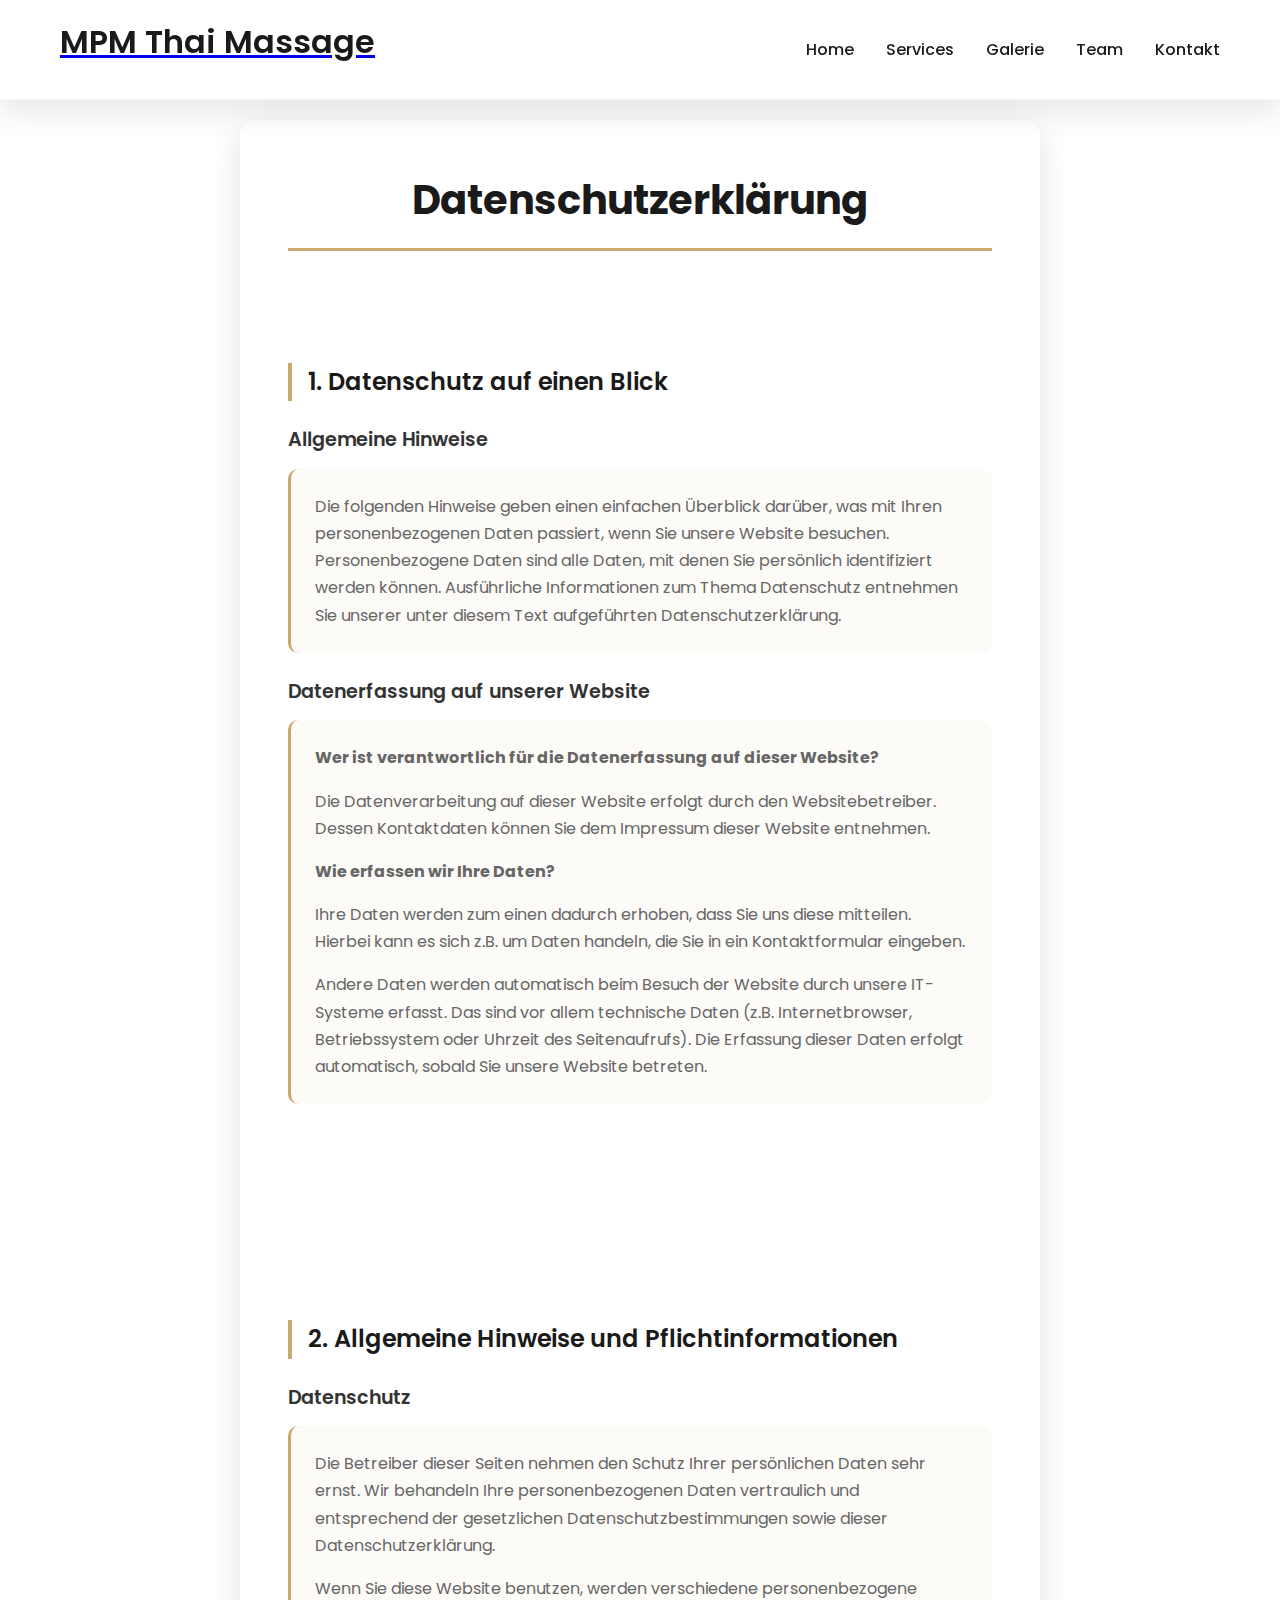
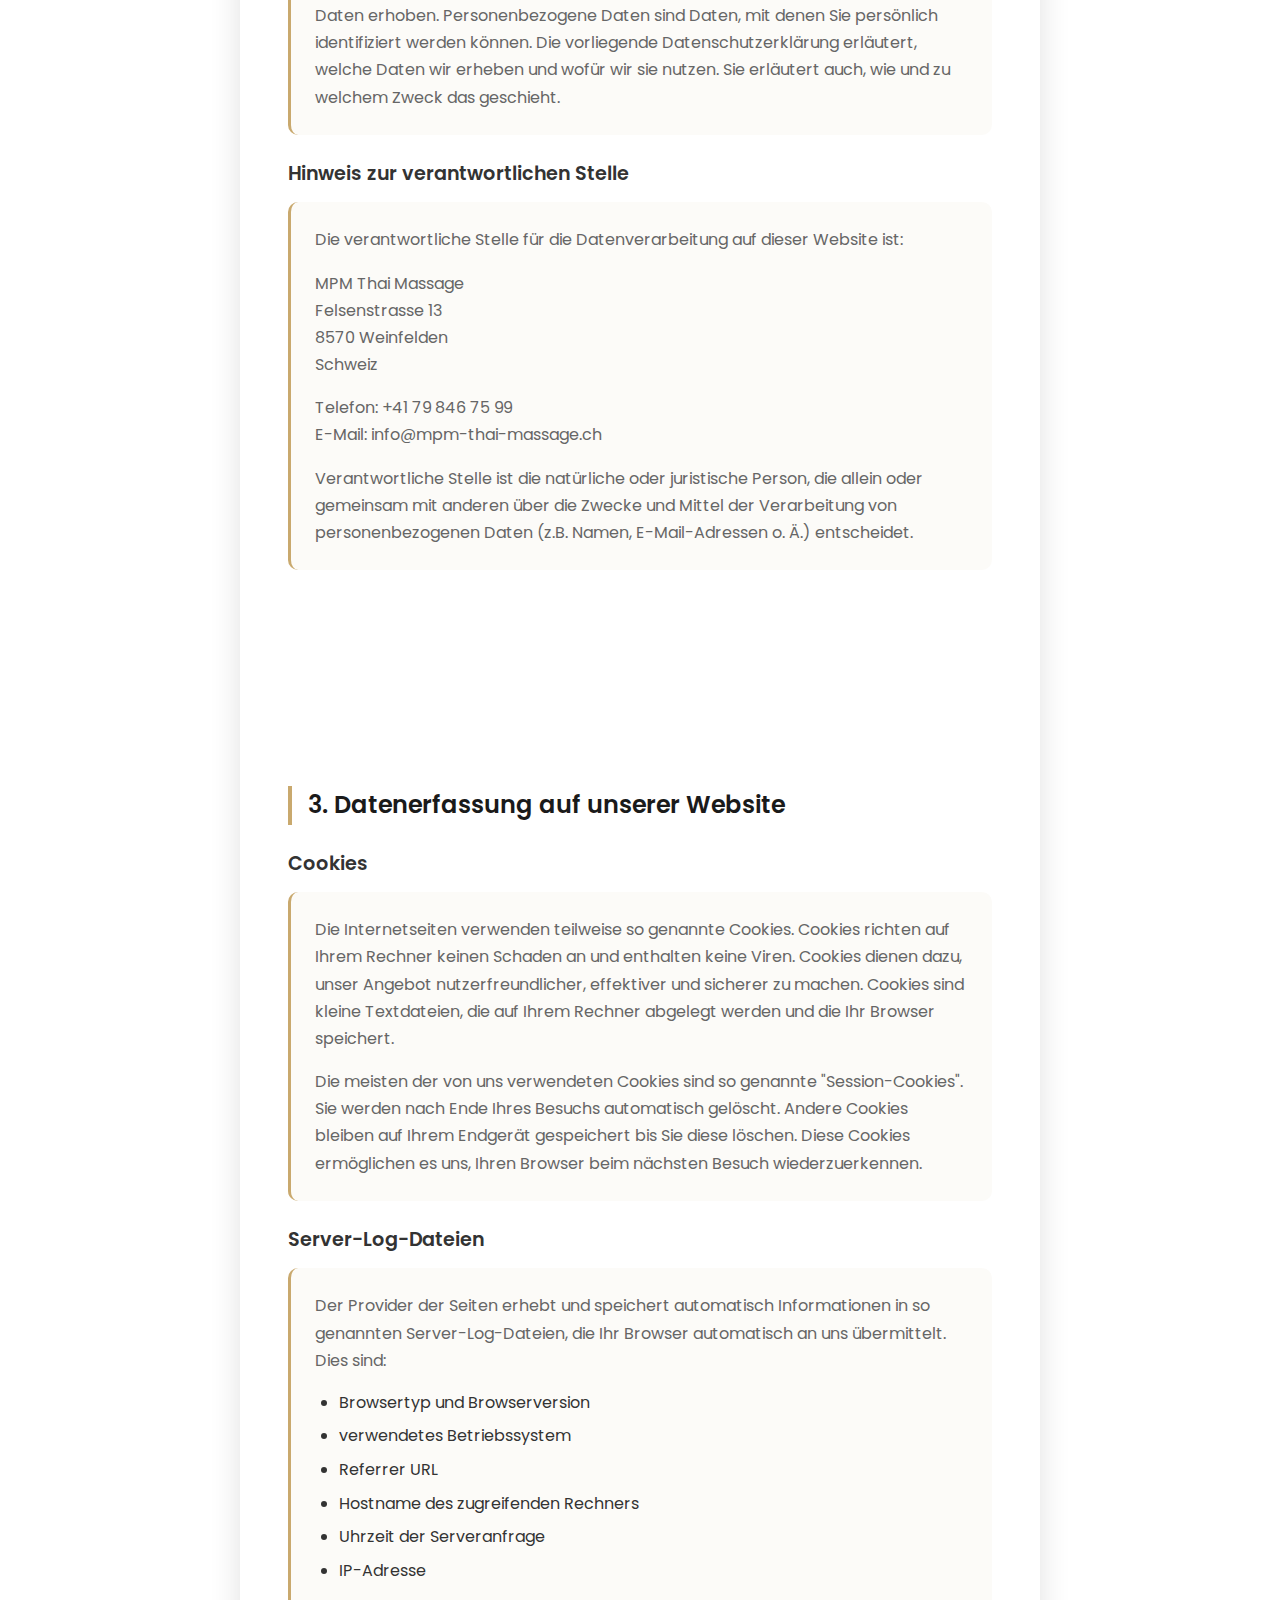
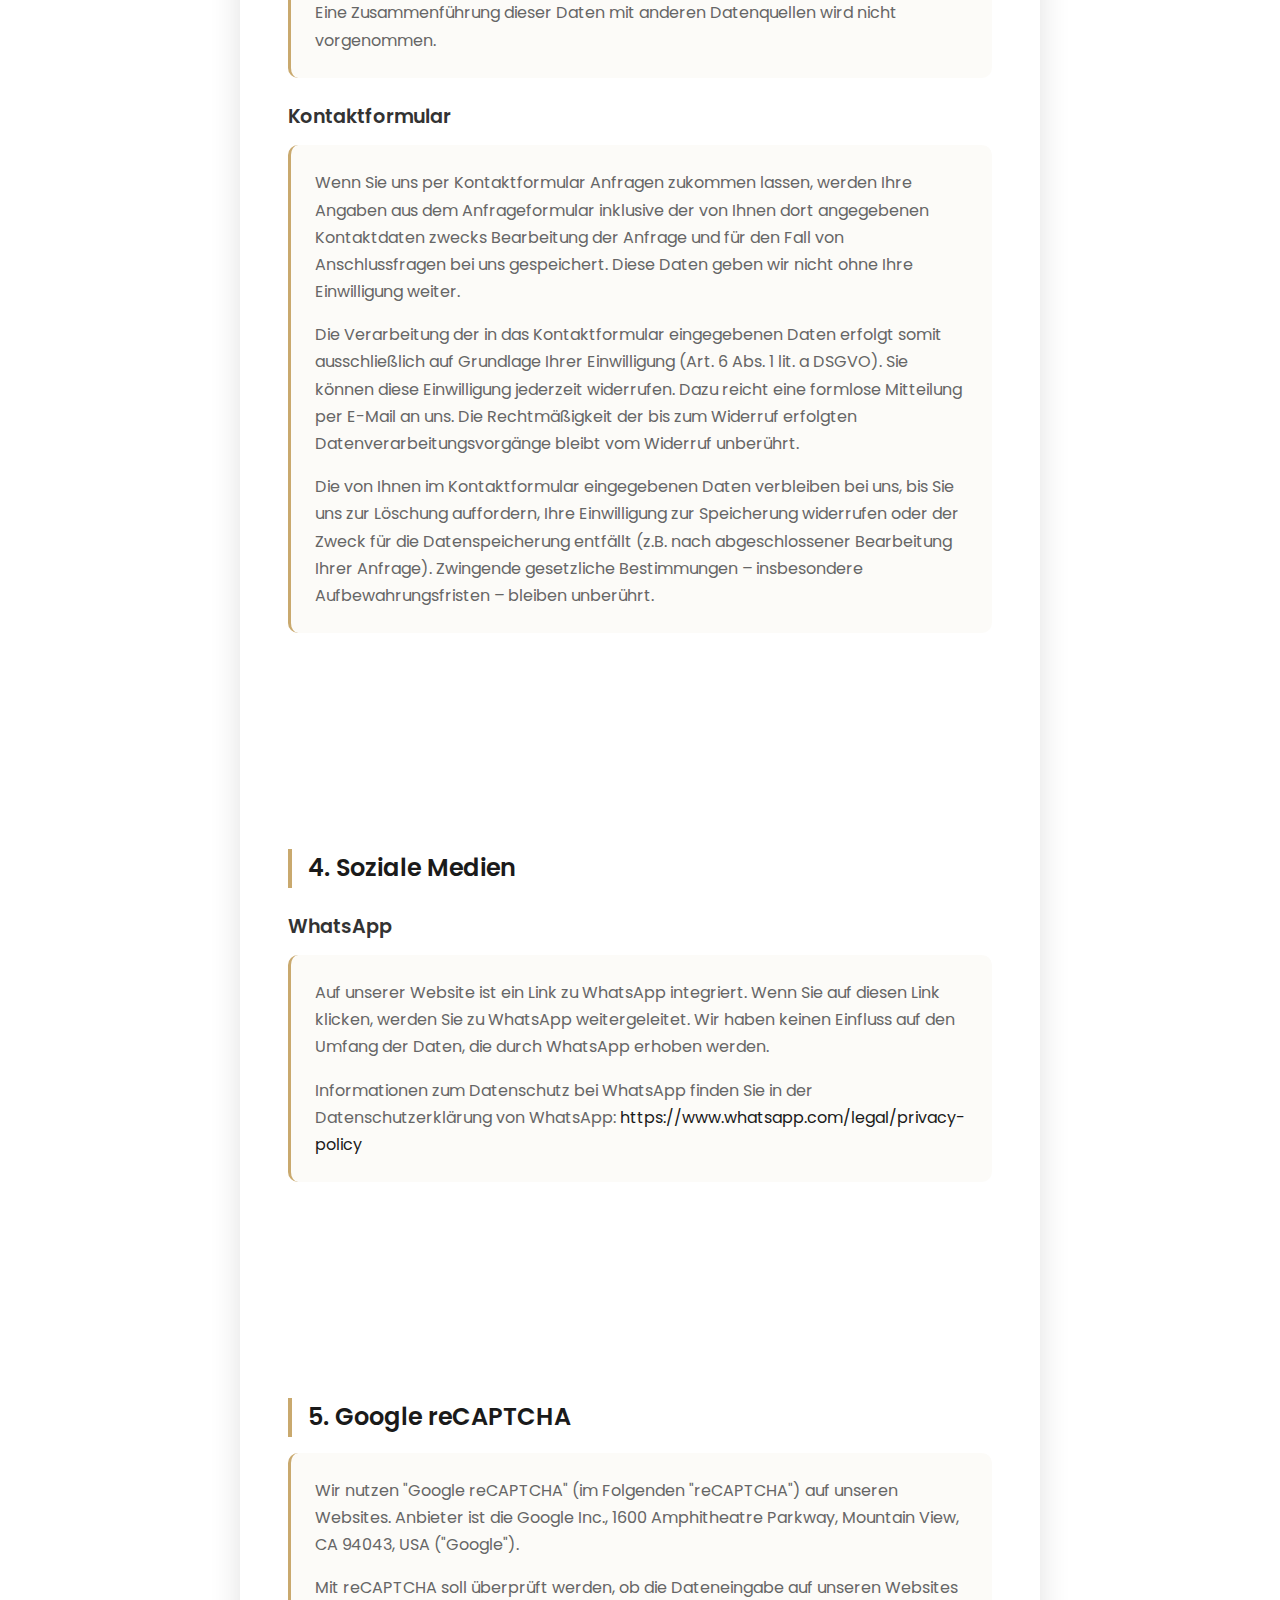
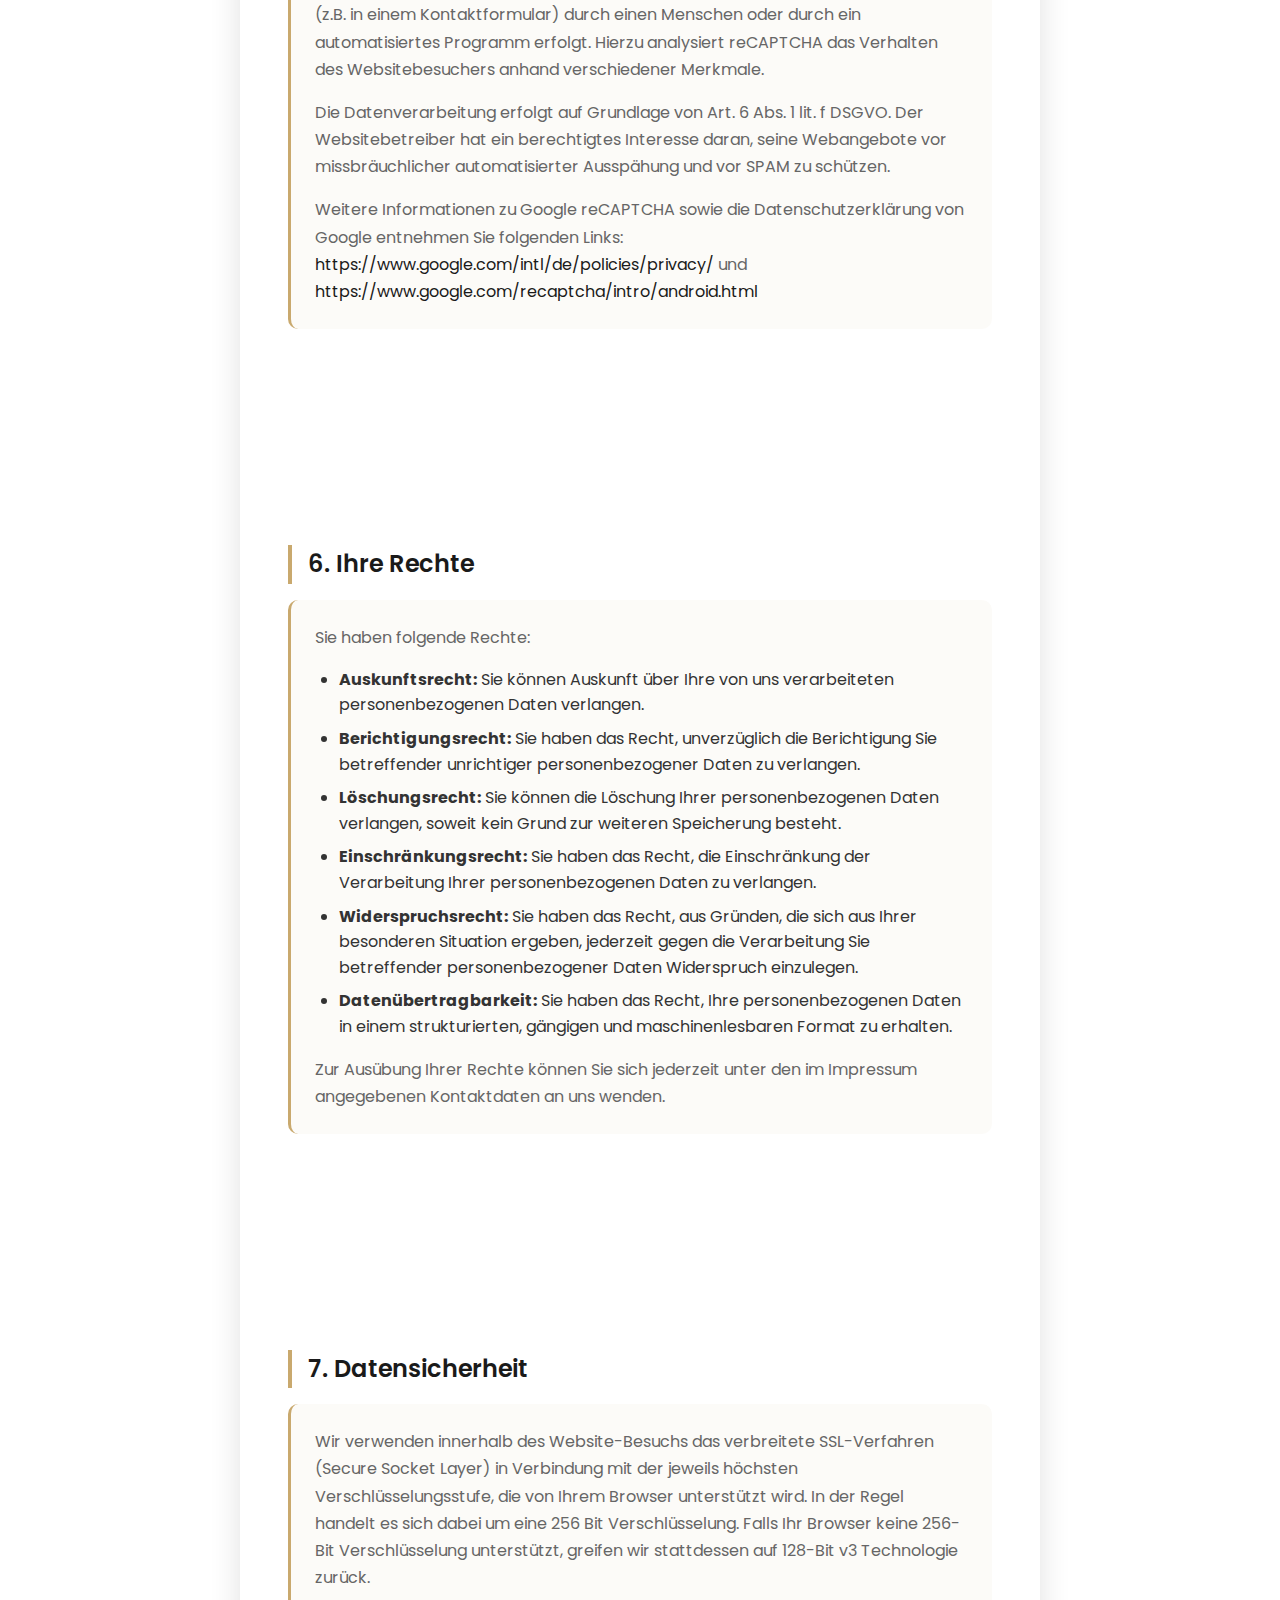
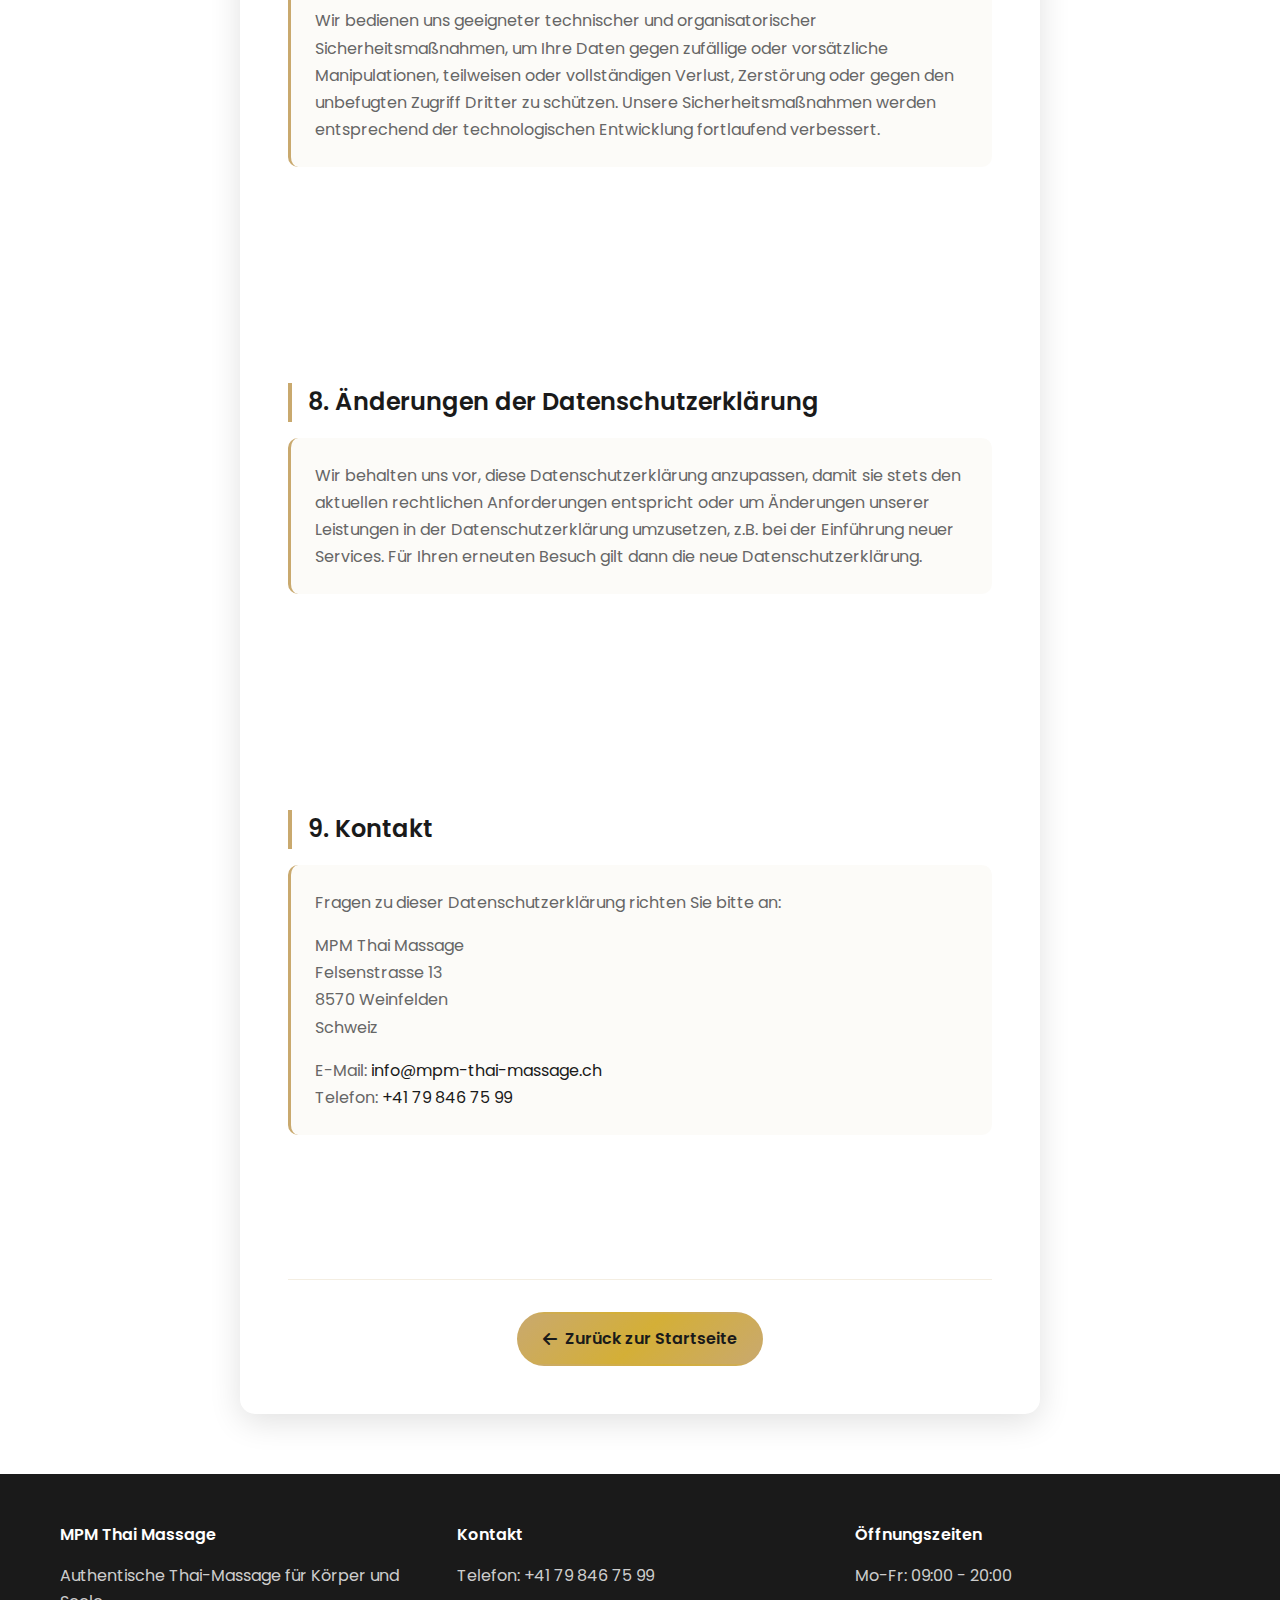
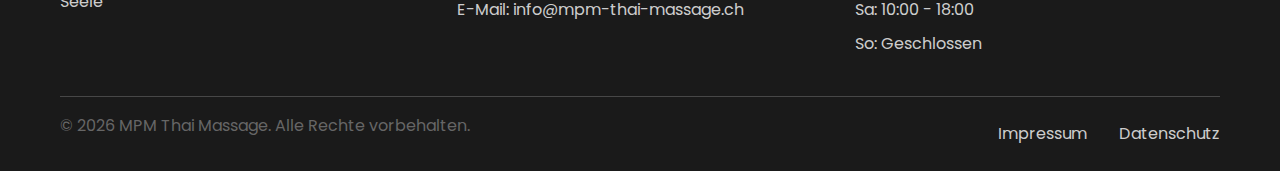
<file: datenschutz.html>
<!DOCTYPE html>
<html lang="de">
<head>
    <meta charset="UTF-8">
    <meta name="viewport" content="width=device-width, initial-scale=1.0">
    <title>Datenschutzerklärung - MPM Thai Massage</title>
    <meta name="description" content="Datenschutzerklärung von MPM Thai Massage - Informationen zum Umgang mit Ihren persönlichen Daten.">
    
    <!-- Favicon -->
    <link rel="icon" type="image/png" href="images/favicon.png">
    
    <!-- Google Fonts -->
    <link rel="preconnect" href="https://fonts.googleapis.com">
    <link rel="preconnect" href="https://fonts.gstatic.com" crossorigin>
    <link href="https://fonts.googleapis.com/css2?family=Poppins:wght@300;400;500;600;700&display=swap" rel="stylesheet">
    
    <!-- Font Awesome -->
    <link rel="stylesheet" href="https://cdnjs.cloudflare.com/ajax/libs/font-awesome/6.0.0/css/all.min.css">
    
    <!-- Custom CSS -->
    <link rel="stylesheet" href="css/style.css">
</head>
<body>
    <!-- Header -->
    <header class="header">
        <nav class="navbar">
            <div class="nav-container">
                <div class="logo">
                    <a href="index.html">
                        <h2>MPM Thai Massage</h2>
                    </a>
                </div>
                
                <ul class="nav-menu">
                    <li class="nav-item">
                        <a href="index.html" class="nav-link">Home</a>
                    </li>
                    <li class="nav-item">
                        <a href="index.html#services" class="nav-link">Services</a>
                    </li>
                    <li class="nav-item">
                        <a href="index.html#gallery" class="nav-link">Galerie</a>
                    </li>
                    <li class="nav-item">
                        <a href="index.html#team" class="nav-link">Team</a>
                    </li>
                    <li class="nav-item">
                        <a href="index.html#contact" class="nav-link">Kontakt</a>
                    </li>
                </ul>
                
                <div class="nav-toggle">
                    <span class="bar"></span>
                    <span class="bar"></span>
                    <span class="bar"></span>
                </div>
            </div>
        </nav>
    </header>

    <!-- Main Content -->
    <main class="legal-page">
        <div class="container">
            <div class="legal-content">
                <h1>Datenschutzerklärung</h1>
                
                <section class="legal-section">
                    <h2>1. Datenschutz auf einen Blick</h2>
                    
                    <h3>Allgemeine Hinweise</h3>
                    <div class="info-block">
                        <p>Die folgenden Hinweise geben einen einfachen Überblick darüber, was mit Ihren personenbezogenen Daten passiert, wenn Sie unsere Website besuchen. Personenbezogene Daten sind alle Daten, mit denen Sie persönlich identifiziert werden können. Ausführliche Informationen zum Thema Datenschutz entnehmen Sie unserer unter diesem Text aufgeführten Datenschutzerklärung.</p>
                    </div>

                    <h3>Datenerfassung auf unserer Website</h3>
                    <div class="info-block">
                        <p><strong>Wer ist verantwortlich für die Datenerfassung auf dieser Website?</strong></p>
                        <p>Die Datenverarbeitung auf dieser Website erfolgt durch den Websitebetreiber. Dessen Kontaktdaten können Sie dem Impressum dieser Website entnehmen.</p>
                        
                        <p><strong>Wie erfassen wir Ihre Daten?</strong></p>
                        <p>Ihre Daten werden zum einen dadurch erhoben, dass Sie uns diese mitteilen. Hierbei kann es sich z.B. um Daten handeln, die Sie in ein Kontaktformular eingeben.</p>
                        <p>Andere Daten werden automatisch beim Besuch der Website durch unsere IT-Systeme erfasst. Das sind vor allem technische Daten (z.B. Internetbrowser, Betriebssystem oder Uhrzeit des Seitenaufrufs). Die Erfassung dieser Daten erfolgt automatisch, sobald Sie unsere Website betreten.</p>
                    </div>
                </section>

                <section class="legal-section">
                    <h2>2. Allgemeine Hinweise und Pflichtinformationen</h2>
                    
                    <h3>Datenschutz</h3>
                    <div class="info-block">
                        <p>Die Betreiber dieser Seiten nehmen den Schutz Ihrer persönlichen Daten sehr ernst. Wir behandeln Ihre personenbezogenen Daten vertraulich und entsprechend der gesetzlichen Datenschutzbestimmungen sowie dieser Datenschutzerklärung.</p>
                        
                        <p>Wenn Sie diese Website benutzen, werden verschiedene personenbezogene Daten erhoben. Personenbezogene Daten sind Daten, mit denen Sie persönlich identifiziert werden können. Die vorliegende Datenschutzerklärung erläutert, welche Daten wir erheben und wofür wir sie nutzen. Sie erläutert auch, wie und zu welchem Zweck das geschieht.</p>
                    </div>

                    <h3>Hinweis zur verantwortlichen Stelle</h3>
                    <div class="info-block">
                        <p>Die verantwortliche Stelle für die Datenverarbeitung auf dieser Website ist:</p>
                        <p>
                            MPM Thai Massage<br>
                            Felsenstrasse 13<br>
                            8570 Weinfelden<br>
                            Schweiz
                        </p>
                        <p>
                            Telefon: +41 79 846 75 99<br>
                            E-Mail: info@mpm-thai-massage.ch
                        </p>
                        <p>Verantwortliche Stelle ist die natürliche oder juristische Person, die allein oder gemeinsam mit anderen über die Zwecke und Mittel der Verarbeitung von personenbezogenen Daten (z.B. Namen, E-Mail-Adressen o. Ä.) entscheidet.</p>
                    </div>
                </section>

                <section class="legal-section">
                    <h2>3. Datenerfassung auf unserer Website</h2>
                    
                    <h3>Cookies</h3>
                    <div class="info-block">
                        <p>Die Internetseiten verwenden teilweise so genannte Cookies. Cookies richten auf Ihrem Rechner keinen Schaden an und enthalten keine Viren. Cookies dienen dazu, unser Angebot nutzerfreundlicher, effektiver und sicherer zu machen. Cookies sind kleine Textdateien, die auf Ihrem Rechner abgelegt werden und die Ihr Browser speichert.</p>
                        
                        <p>Die meisten der von uns verwendeten Cookies sind so genannte "Session-Cookies". Sie werden nach Ende Ihres Besuchs automatisch gelöscht. Andere Cookies bleiben auf Ihrem Endgerät gespeichert bis Sie diese löschen. Diese Cookies ermöglichen es uns, Ihren Browser beim nächsten Besuch wiederzuerkennen.</p>
                    </div>

                    <h3>Server-Log-Dateien</h3>
                    <div class="info-block">
                        <p>Der Provider der Seiten erhebt und speichert automatisch Informationen in so genannten Server-Log-Dateien, die Ihr Browser automatisch an uns übermittelt. Dies sind:</p>
                        <ul>
                            <li>Browsertyp und Browserversion</li>
                            <li>verwendetes Betriebssystem</li>
                            <li>Referrer URL</li>
                            <li>Hostname des zugreifenden Rechners</li>
                            <li>Uhrzeit der Serveranfrage</li>
                            <li>IP-Adresse</li>
                        </ul>
                        <p>Eine Zusammenführung dieser Daten mit anderen Datenquellen wird nicht vorgenommen.</p>
                    </div>

                    <h3>Kontaktformular</h3>
                    <div class="info-block">
                        <p>Wenn Sie uns per Kontaktformular Anfragen zukommen lassen, werden Ihre Angaben aus dem Anfrageformular inklusive der von Ihnen dort angegebenen Kontaktdaten zwecks Bearbeitung der Anfrage und für den Fall von Anschlussfragen bei uns gespeichert. Diese Daten geben wir nicht ohne Ihre Einwilligung weiter.</p>
                        
                        <p>Die Verarbeitung der in das Kontaktformular eingegebenen Daten erfolgt somit ausschließlich auf Grundlage Ihrer Einwilligung (Art. 6 Abs. 1 lit. a DSGVO). Sie können diese Einwilligung jederzeit widerrufen. Dazu reicht eine formlose Mitteilung per E-Mail an uns. Die Rechtmäßigkeit der bis zum Widerruf erfolgten Datenverarbeitungsvorgänge bleibt vom Widerruf unberührt.</p>
                        
                        <p>Die von Ihnen im Kontaktformular eingegebenen Daten verbleiben bei uns, bis Sie uns zur Löschung auffordern, Ihre Einwilligung zur Speicherung widerrufen oder der Zweck für die Datenspeicherung entfällt (z.B. nach abgeschlossener Bearbeitung Ihrer Anfrage). Zwingende gesetzliche Bestimmungen – insbesondere Aufbewahrungsfristen – bleiben unberührt.</p>
                    </div>
                </section>

                <section class="legal-section">
                    <h2>4. Soziale Medien</h2>
                    
                    <h3>WhatsApp</h3>
                    <div class="info-block">
                        <p>Auf unserer Website ist ein Link zu WhatsApp integriert. Wenn Sie auf diesen Link klicken, werden Sie zu WhatsApp weitergeleitet. Wir haben keinen Einfluss auf den Umfang der Daten, die durch WhatsApp erhoben werden.</p>
                        
                        <p>Informationen zum Datenschutz bei WhatsApp finden Sie in der Datenschutzerklärung von WhatsApp: <a href="https://www.whatsapp.com/legal/privacy-policy" target="_blank" rel="noopener">https://www.whatsapp.com/legal/privacy-policy</a></p>
                    </div>
                </section>

                <section class="legal-section">
                    <h2>5. Google reCAPTCHA</h2>
                    
                    <div class="info-block">
                        <p>Wir nutzen "Google reCAPTCHA" (im Folgenden "reCAPTCHA") auf unseren Websites. Anbieter ist die Google Inc., 1600 Amphitheatre Parkway, Mountain View, CA 94043, USA ("Google").</p>
                        
                        <p>Mit reCAPTCHA soll überprüft werden, ob die Dateneingabe auf unseren Websites (z.B. in einem Kontaktformular) durch einen Menschen oder durch ein automatisiertes Programm erfolgt. Hierzu analysiert reCAPTCHA das Verhalten des Websitebesuchers anhand verschiedener Merkmale.</p>
                        
                        <p>Die Datenverarbeitung erfolgt auf Grundlage von Art. 6 Abs. 1 lit. f DSGVO. Der Websitebetreiber hat ein berechtigtes Interesse daran, seine Webangebote vor missbräuchlicher automatisierter Ausspähung und vor SPAM zu schützen.</p>
                        
                        <p>Weitere Informationen zu Google reCAPTCHA sowie die Datenschutzerklärung von Google entnehmen Sie folgenden Links: 
                        <a href="https://www.google.com/intl/de/policies/privacy/" target="_blank" rel="noopener">https://www.google.com/intl/de/policies/privacy/</a> und 
                        <a href="https://www.google.com/recaptcha/intro/android.html" target="_blank" rel="noopener">https://www.google.com/recaptcha/intro/android.html</a></p>
                    </div>
                </section>

                <section class="legal-section">
                    <h2>6. Ihre Rechte</h2>
                    
                    <div class="info-block">
                        <p>Sie haben folgende Rechte:</p>
                        <ul>
                            <li><strong>Auskunftsrecht:</strong> Sie können Auskunft über Ihre von uns verarbeiteten personenbezogenen Daten verlangen.</li>
                            <li><strong>Berichtigungsrecht:</strong> Sie haben das Recht, unverzüglich die Berichtigung Sie betreffender unrichtiger personenbezogener Daten zu verlangen.</li>
                            <li><strong>Löschungsrecht:</strong> Sie können die Löschung Ihrer personenbezogenen Daten verlangen, soweit kein Grund zur weiteren Speicherung besteht.</li>
                            <li><strong>Einschränkungsrecht:</strong> Sie haben das Recht, die Einschränkung der Verarbeitung Ihrer personenbezogenen Daten zu verlangen.</li>
                            <li><strong>Widerspruchsrecht:</strong> Sie haben das Recht, aus Gründen, die sich aus Ihrer besonderen Situation ergeben, jederzeit gegen die Verarbeitung Sie betreffender personenbezogener Daten Widerspruch einzulegen.</li>
                            <li><strong>Datenübertragbarkeit:</strong> Sie haben das Recht, Ihre personenbezogenen Daten in einem strukturierten, gängigen und maschinenlesbaren Format zu erhalten.</li>
                        </ul>
                        
                        <p>Zur Ausübung Ihrer Rechte können Sie sich jederzeit unter den im Impressum angegebenen Kontaktdaten an uns wenden.</p>
                    </div>
                </section>

                <section class="legal-section">
                    <h2>7. Datensicherheit</h2>
                    
                    <div class="info-block">
                        <p>Wir verwenden innerhalb des Website-Besuchs das verbreitete SSL-Verfahren (Secure Socket Layer) in Verbindung mit der jeweils höchsten Verschlüsselungsstufe, die von Ihrem Browser unterstützt wird. In der Regel handelt es sich dabei um eine 256 Bit Verschlüsselung. Falls Ihr Browser keine 256-Bit Verschlüsselung unterstützt, greifen wir stattdessen auf 128-Bit v3 Technologie zurück.</p>
                        
                        <p>Wir bedienen uns geeigneter technischer und organisatorischer Sicherheitsmaßnahmen, um Ihre Daten gegen zufällige oder vorsätzliche Manipulationen, teilweisen oder vollständigen Verlust, Zerstörung oder gegen den unbefugten Zugriff Dritter zu schützen. Unsere Sicherheitsmaßnahmen werden entsprechend der technologischen Entwicklung fortlaufend verbessert.</p>
                    </div>
                </section>

                <section class="legal-section">
                    <h2>8. Änderungen der Datenschutzerklärung</h2>
                    
                    <div class="info-block">
                        <p>Wir behalten uns vor, diese Datenschutzerklärung anzupassen, damit sie stets den aktuellen rechtlichen Anforderungen entspricht oder um Änderungen unserer Leistungen in der Datenschutzerklärung umzusetzen, z.B. bei der Einführung neuer Services. Für Ihren erneuten Besuch gilt dann die neue Datenschutzerklärung.</p>
                    </div>
                </section>

                <section class="legal-section">
                    <h2>9. Kontakt</h2>
                    
                    <div class="info-block">
                        <p>Fragen zu dieser Datenschutzerklärung richten Sie bitte an:</p>
                        <p>
                            MPM Thai Massage<br>
                            Felsenstrasse 13<br>
                            8570 Weinfelden<br>
                            Schweiz
                        </p>
                        <p>
                            E-Mail: <a href="mailto:info@mpm-thai-massage.ch">info@mpm-thai-massage.ch</a><br>
                            Telefon: <a href="tel:+41798467599">+41 79 846 75 99</a>
                        </p>
                    </div>
                </section>

                <div class="back-link">
                    <a href="index.html" class="btn btn-primary">
                        <i class="fas fa-arrow-left"></i> Zurück zur Startseite
                    </a>
                </div>
            </div>
        </div>
    </main>

    <!-- Footer -->
    <footer class="footer">
        <div class="container">
            <div class="footer-content">
                <div class="footer-section">
                    <h4>MPM Thai Massage</h4>
                    <p>Authentische Thai-Massage für Körper und Seele</p>
                </div>
                
                <div class="footer-section">
                    <h4>Kontakt</h4>
                    <p>Telefon: +41 79 846 75 99</p>
                    <p>E-Mail: info@mpm-thai-massage.ch</p>
                </div>
                
                <div class="footer-section">
                    <h4>Öffnungszeiten</h4>
                    <p>Mo-Fr: 09:00 - 20:00</p>
                    <p>Sa: 10:00 - 18:00</p>
                    <p>So: Geschlossen</p>
                </div>
            </div>
            
            <div class="footer-bottom">
                <p>&copy; <span id="current-year"></span> MPM Thai Massage. Alle Rechte vorbehalten.</p>
                <div class="footer-links">
                    <a href="impressum.html">Impressum</a>
                    <a href="datenschutz.html">Datenschutz</a>
                </div>
            </div>
        </div>
    </footer>

    <script src="js/script.js"></script>
</body>
</html>
</file>
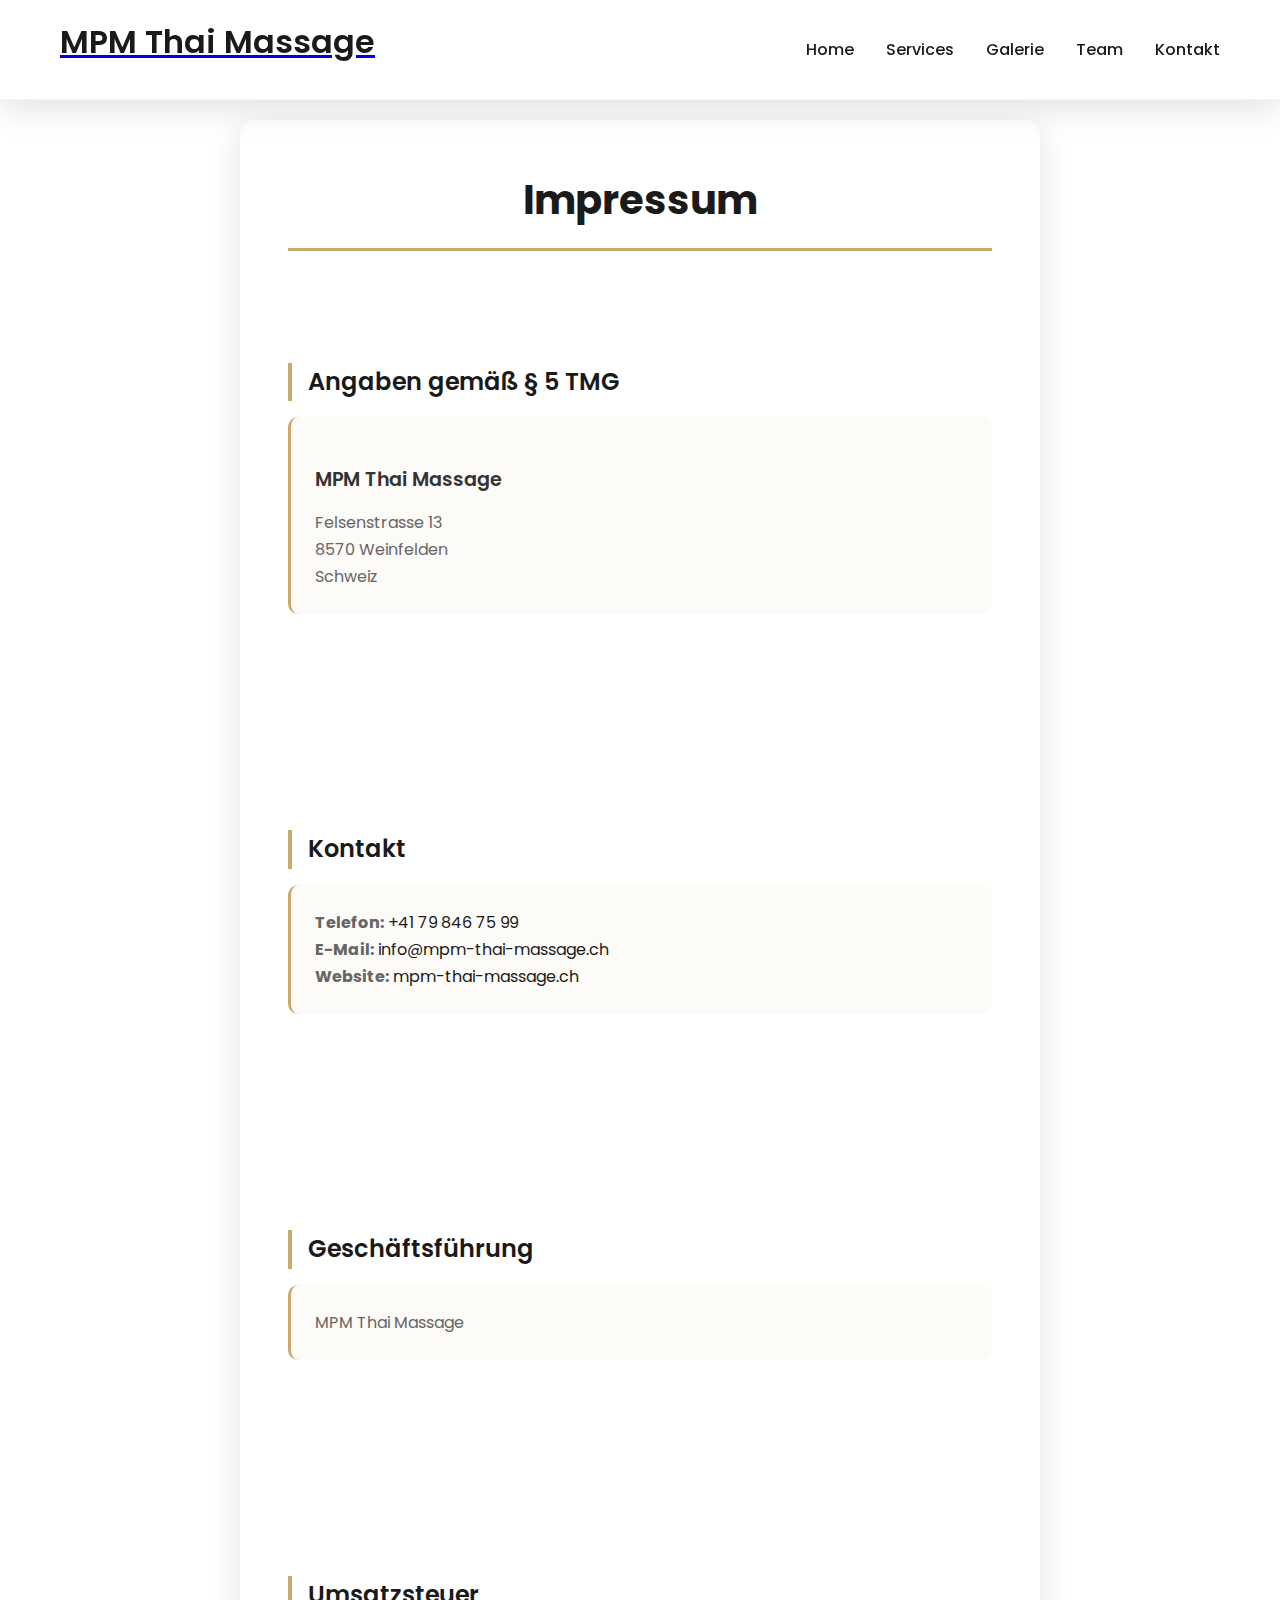
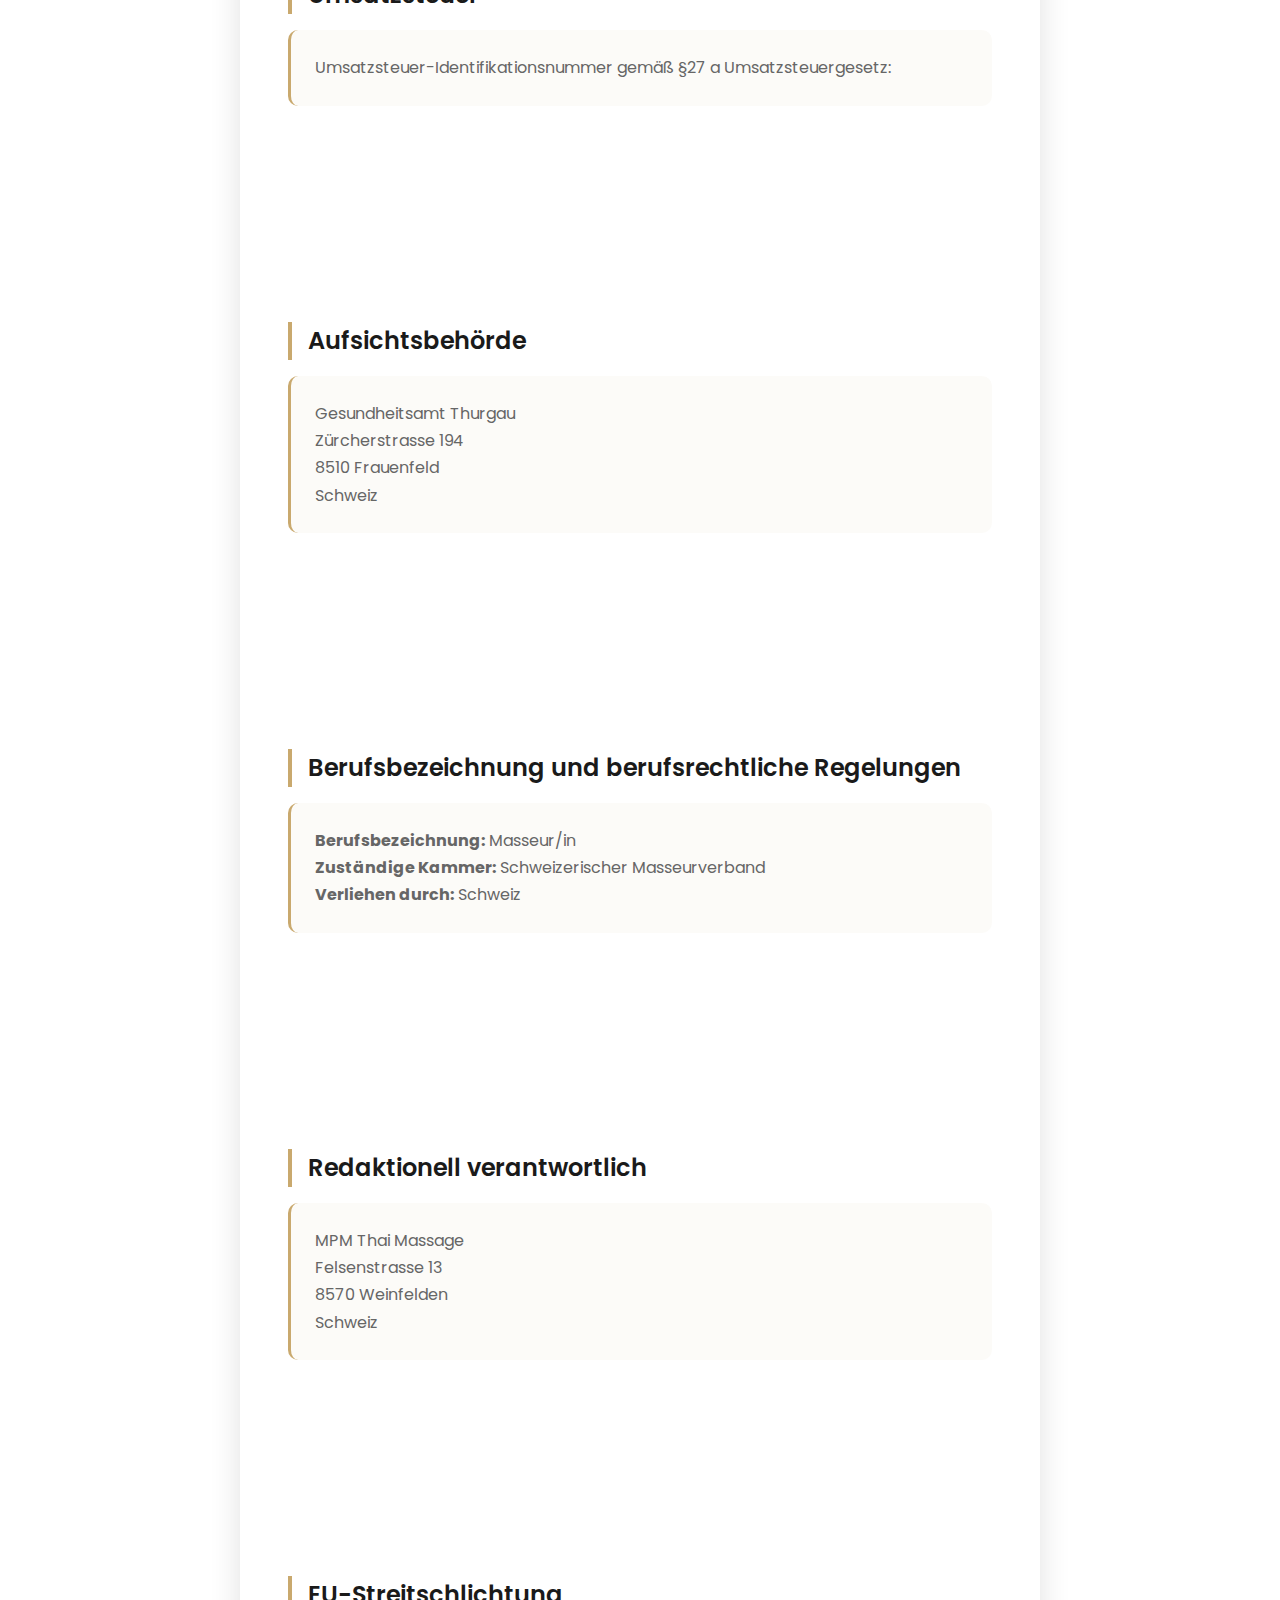
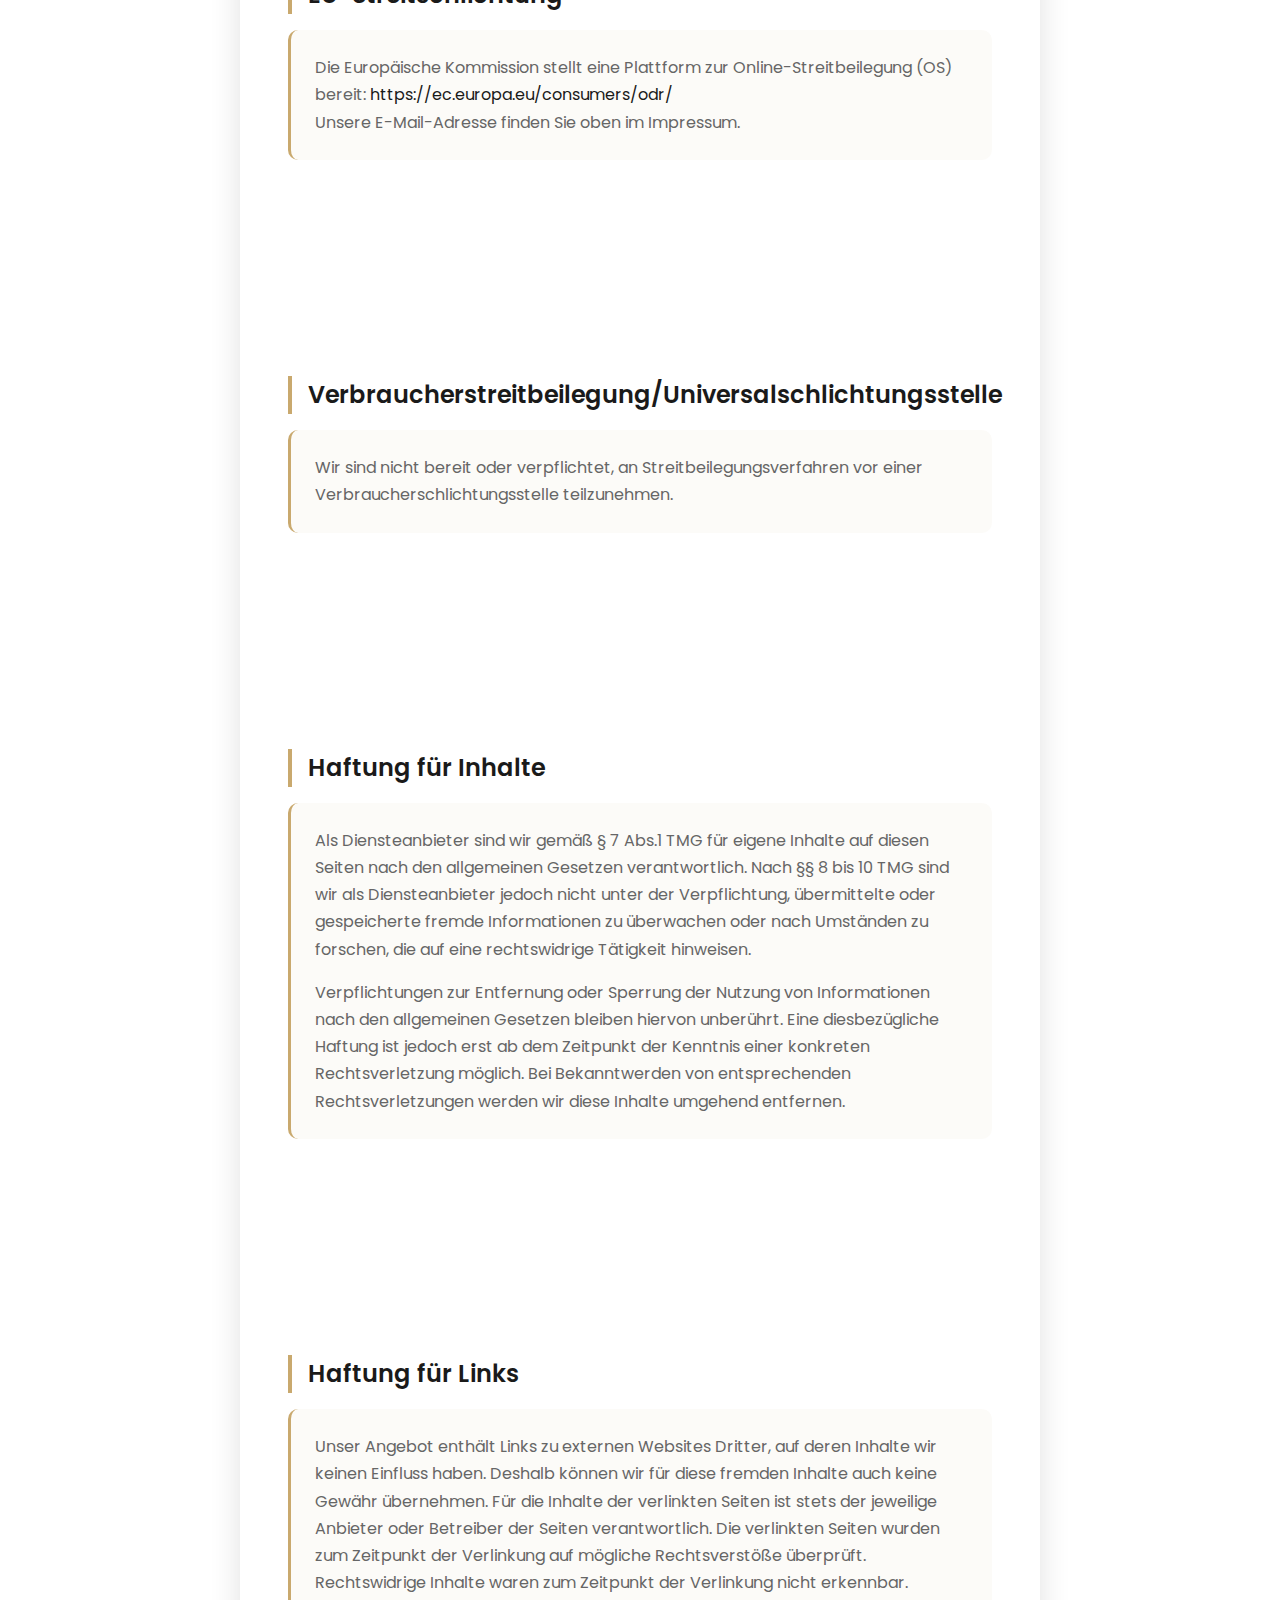
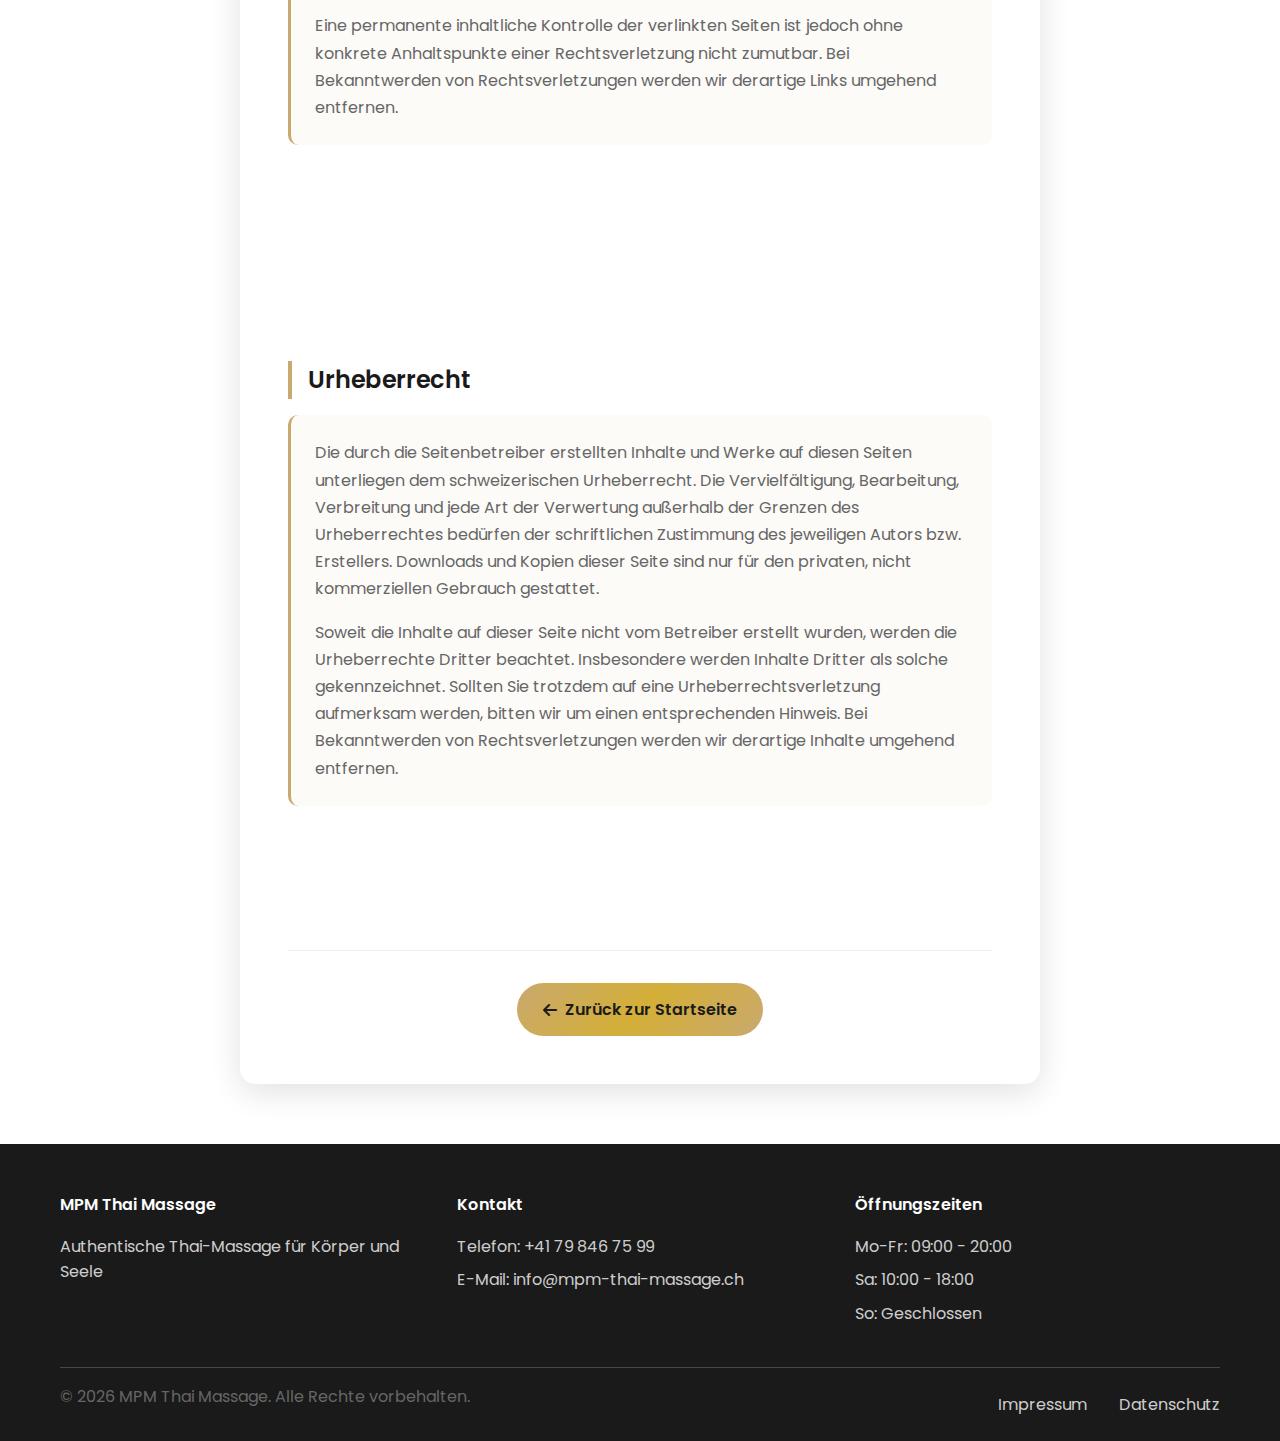
<file: impressum.html>
<!DOCTYPE html>
<html lang="de">
<head>
    <meta charset="UTF-8">
    <meta name="viewport" content="width=device-width, initial-scale=1.0">
    <title>Impressum - MPM Thai Massage</title>
    <meta name="description" content="Impressum und rechtliche Informationen von MPM Thai Massage in Weinfelden.">
    
    <!-- Favicon -->
    <link rel="icon" type="image/png" href="images/favicon.png">
    
    <!-- Google Fonts -->
    <link rel="preconnect" href="https://fonts.googleapis.com">
    <link rel="preconnect" href="https://fonts.gstatic.com" crossorigin>
    <link href="https://fonts.googleapis.com/css2?family=Poppins:wght@300;400;500;600;700&display=swap" rel="stylesheet">
    
    <!-- Font Awesome -->
    <link rel="stylesheet" href="https://cdnjs.cloudflare.com/ajax/libs/font-awesome/6.0.0/css/all.min.css">
    
    <!-- Custom CSS -->
    <link rel="stylesheet" href="css/style.css">
</head>
<body>
    <!-- Header -->
    <header class="header">
        <nav class="navbar">
            <div class="nav-container">
                <div class="logo">
                    <a href="index.html">
                        <h2>MPM Thai Massage</h2>
                    </a>
                </div>
                
                <ul class="nav-menu">
                    <li class="nav-item">
                        <a href="index.html" class="nav-link">Home</a>
                    </li>
                    <li class="nav-item">
                        <a href="index.html#services" class="nav-link">Services</a>
                    </li>
                    <li class="nav-item">
                        <a href="index.html#gallery" class="nav-link">Galerie</a>
                    </li>
                    <li class="nav-item">
                        <a href="index.html#team" class="nav-link">Team</a>
                    </li>
                    <li class="nav-item">
                        <a href="index.html#contact" class="nav-link">Kontakt</a>
                    </li>
                </ul>
                
                <div class="nav-toggle">
                    <span class="bar"></span>
                    <span class="bar"></span>
                    <span class="bar"></span>
                </div>
            </div>
        </nav>
    </header>

    <!-- Main Content -->
    <main class="legal-page">
        <div class="container">
            <div class="legal-content">
                <h1>Impressum</h1>
                
                <section class="legal-section">
                    <h2>Angaben gemäß § 5 TMG</h2>
                    <div class="info-block">
                        <h3>MPM Thai Massage</h3>
                        <p>
                            Felsenstrasse 13<br>
                            8570 Weinfelden<br>
                            Schweiz
                        </p>
                    </div>
                </section>

                <section class="legal-section">
                    <h2>Kontakt</h2>
                    <div class="info-block">
                        <p>
                            <strong>Telefon:</strong> <a href="tel:+41798467599">+41 79 846 75 99</a><br>
                            <strong>E-Mail:</strong> <a href="mailto:info@mpm-thai-massage.ch">info@mpm-thai-massage.ch</a><br>
                            <strong>Website:</strong> <a href="https://mpm-thai-massage.ch">mpm-thai-massage.ch</a>
                        </p>
                    </div>
                </section>

                <section class="legal-section">
                    <h2>Geschäftsführung</h2>
                    <div class="info-block">
                        <p>MPM Thai Massage</p>
                    </div>
                </section>

                <section class="legal-section">
                    <h2>Umsatzsteuer</h2>
                    <div class="info-block">
                        <p>Umsatzsteuer-Identifikationsnummer gemäß §27 a Umsatzsteuergesetz:<br>
                    </div>
                </section>

                <section class="legal-section">
                    <h2>Aufsichtsbehörde</h2>
                    <div class="info-block">
                        <p>
                            Gesundheitsamt Thurgau<br>
                            Zürcherstrasse 194<br>
                            8510 Frauenfeld<br>
                            Schweiz
                        </p>
                    </div>
                </section>

                <section class="legal-section">
                    <h2>Berufsbezeichnung und berufsrechtliche Regelungen</h2>
                    <div class="info-block">
                        <p>
                            <strong>Berufsbezeichnung:</strong> Masseur/in<br>
                            <strong>Zuständige Kammer:</strong> Schweizerischer Masseurverband<br>
                            <strong>Verliehen durch:</strong> Schweiz
                        </p>
                    </div>
                </section>

                <section class="legal-section">
                    <h2>Redaktionell verantwortlich</h2>
                    <div class="info-block">
                        <p>
                            MPM Thai Massage<br>
                            Felsenstrasse 13<br>
                            8570 Weinfelden<br>
                            Schweiz
                        </p>
                    </div>
                </section>

                <section class="legal-section">
                    <h2>EU-Streitschlichtung</h2>
                    <div class="info-block">
                        <p>Die Europäische Kommission stellt eine Plattform zur Online-Streitbeilegung (OS) bereit: 
                        <a href="https://ec.europa.eu/consumers/odr/" target="_blank" rel="noopener">https://ec.europa.eu/consumers/odr/</a><br>
                        Unsere E-Mail-Adresse finden Sie oben im Impressum.</p>
                    </div>
                </section>

                <section class="legal-section">
                    <h2>Verbraucherstreitbeilegung/Universalschlichtungsstelle</h2>
                    <div class="info-block">
                        <p>Wir sind nicht bereit oder verpflichtet, an Streitbeilegungsverfahren vor einer Verbraucherschlichtungsstelle teilzunehmen.</p>
                    </div>
                </section>

                <section class="legal-section">
                    <h2>Haftung für Inhalte</h2>
                    <div class="info-block">
                        <p>Als Diensteanbieter sind wir gemäß § 7 Abs.1 TMG für eigene Inhalte auf diesen Seiten nach den allgemeinen Gesetzen verantwortlich. Nach §§ 8 bis 10 TMG sind wir als Diensteanbieter jedoch nicht unter der Verpflichtung, übermittelte oder gespeicherte fremde Informationen zu überwachen oder nach Umständen zu forschen, die auf eine rechtswidrige Tätigkeit hinweisen.</p>
                        
                        <p>Verpflichtungen zur Entfernung oder Sperrung der Nutzung von Informationen nach den allgemeinen Gesetzen bleiben hiervon unberührt. Eine diesbezügliche Haftung ist jedoch erst ab dem Zeitpunkt der Kenntnis einer konkreten Rechtsverletzung möglich. Bei Bekanntwerden von entsprechenden Rechtsverletzungen werden wir diese Inhalte umgehend entfernen.</p>
                    </div>
                </section>

                <section class="legal-section">
                    <h2>Haftung für Links</h2>
                    <div class="info-block">
                        <p>Unser Angebot enthält Links zu externen Websites Dritter, auf deren Inhalte wir keinen Einfluss haben. Deshalb können wir für diese fremden Inhalte auch keine Gewähr übernehmen. Für die Inhalte der verlinkten Seiten ist stets der jeweilige Anbieter oder Betreiber der Seiten verantwortlich. Die verlinkten Seiten wurden zum Zeitpunkt der Verlinkung auf mögliche Rechtsverstöße überprüft. Rechtswidrige Inhalte waren zum Zeitpunkt der Verlinkung nicht erkennbar.</p>
                        
                        <p>Eine permanente inhaltliche Kontrolle der verlinkten Seiten ist jedoch ohne konkrete Anhaltspunkte einer Rechtsverletzung nicht zumutbar. Bei Bekanntwerden von Rechtsverletzungen werden wir derartige Links umgehend entfernen.</p>
                    </div>
                </section>

                <section class="legal-section">
                    <h2>Urheberrecht</h2>
                    <div class="info-block">
                        <p>Die durch die Seitenbetreiber erstellten Inhalte und Werke auf diesen Seiten unterliegen dem schweizerischen Urheberrecht. Die Vervielfältigung, Bearbeitung, Verbreitung und jede Art der Verwertung außerhalb der Grenzen des Urheberrechtes bedürfen der schriftlichen Zustimmung des jeweiligen Autors bzw. Erstellers. Downloads und Kopien dieser Seite sind nur für den privaten, nicht kommerziellen Gebrauch gestattet.</p>
                        
                        <p>Soweit die Inhalte auf dieser Seite nicht vom Betreiber erstellt wurden, werden die Urheberrechte Dritter beachtet. Insbesondere werden Inhalte Dritter als solche gekennzeichnet. Sollten Sie trotzdem auf eine Urheberrechtsverletzung aufmerksam werden, bitten wir um einen entsprechenden Hinweis. Bei Bekanntwerden von Rechtsverletzungen werden wir derartige Inhalte umgehend entfernen.</p>
                    </div>
                </section>

                <div class="back-link">
                    <a href="index.html" class="btn btn-primary">
                        <i class="fas fa-arrow-left"></i> Zurück zur Startseite
                    </a>
                </div>
            </div>
        </div>
    </main>

    <!-- Footer -->
    <footer class="footer">
        <div class="container">
            <div class="footer-content">
                <div class="footer-section">
                    <h4>MPM Thai Massage</h4>
                    <p>Authentische Thai-Massage für Körper und Seele</p>
                </div>
                
                <div class="footer-section">
                    <h4>Kontakt</h4>
                    <p>Telefon: +41 79 846 75 99</p>
                    <p>E-Mail: info@mpm-thai-massage.ch</p>
                </div>
                
                <div class="footer-section">
                    <h4>Öffnungszeiten</h4>
                    <p>Mo-Fr: 09:00 - 20:00</p>
                    <p>Sa: 10:00 - 18:00</p>
                    <p>So: Geschlossen</p>
                </div>
            </div>
            
            <div class="footer-bottom">
                <p>&copy; <span id="current-year"></span> MPM Thai Massage. Alle Rechte vorbehalten.</p>
                <div class="footer-links">
                    <a href="impressum.html">Impressum</a>
                    <a href="datenschutz.html">Datenschutz</a>
                </div>
            </div>
        </div>
    </footer>

    <script src="js/script.js"></script>
</body>
</html>
</file>
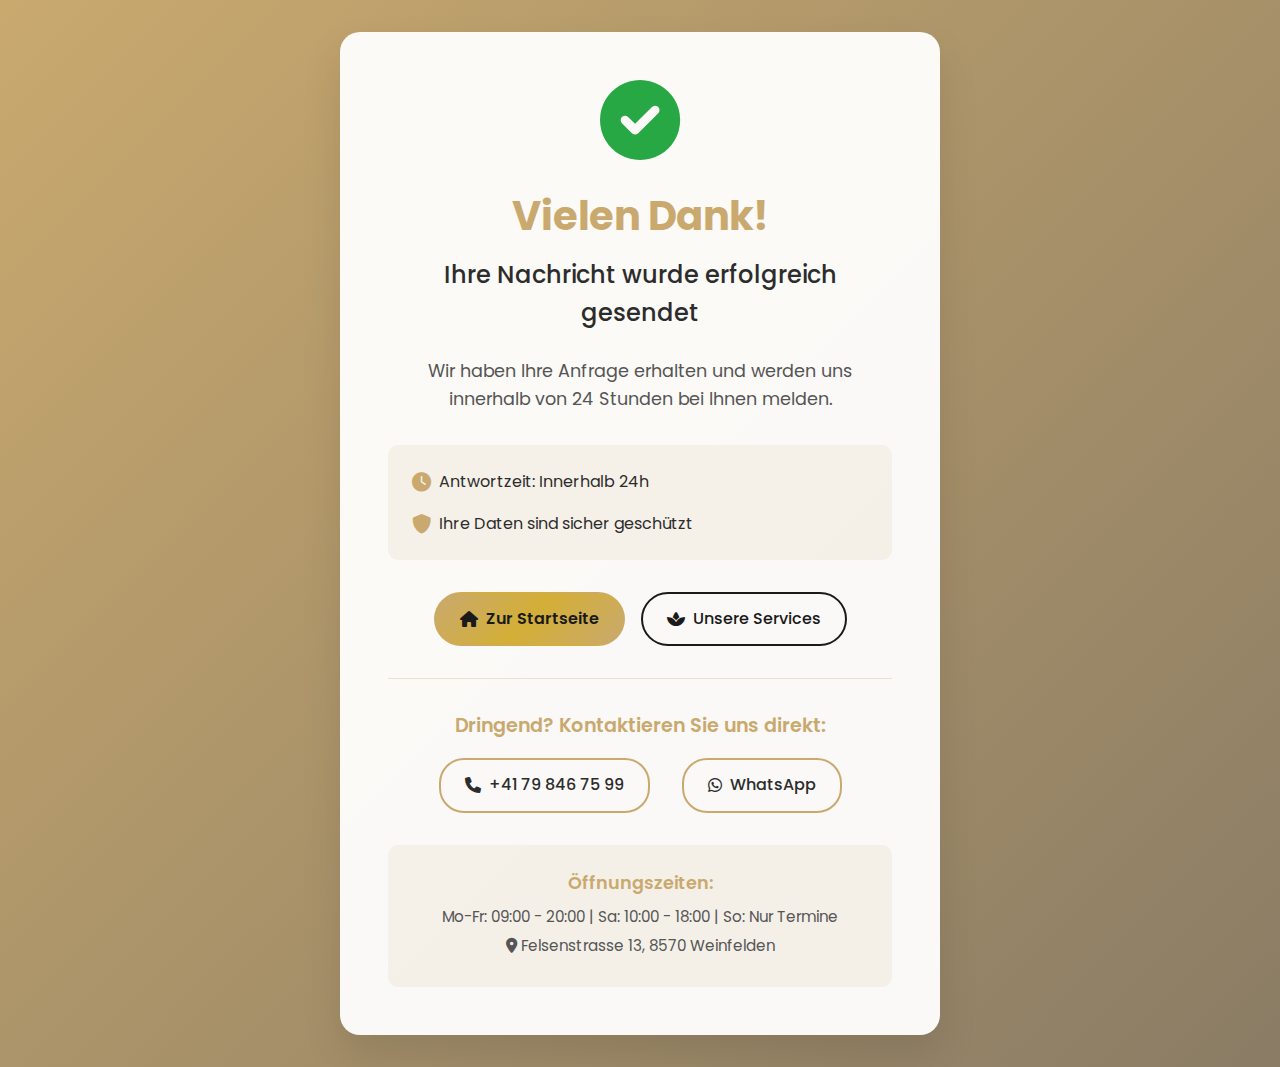
<file: success.html>
<!DOCTYPE html>
<html lang="de">
<head>
    <meta charset="UTF-8">
    <meta name="viewport" content="width=device-width, initial-scale=1.0">
    <title>Nachricht gesendet - MPM Thai Massage</title>
    <meta name="description" content="Ihre Nachricht wurde erfolgreich gesendet. Wir melden uns zeitnah bei Ihnen.">
    
    <!-- Favicon -->
    <link rel="icon" type="image/svg+xml" href="images/favicon.svg">
    <link rel="icon" type="image/png" href="images/favicon.png">
    <link rel="apple-touch-icon" href="images/apple-touch-icon.png">
    <link rel="preconnect" href="https://fonts.googleapis.com">
    <link rel="preconnect" href="https://fonts.gstatic.com" crossorigin>
    <link href="https://fonts.googleapis.com/css2?family=Poppins:wght@300;400;500;600;700&display=swap" rel="stylesheet">
    <link rel="stylesheet" href="https://cdnjs.cloudflare.com/ajax/libs/font-awesome/6.0.0/css/all.min.css">
    <link rel="stylesheet" href="css/style.css">
</head>
<body>
    <div class="success-page">
        <div class="container">
            <div class="success-content">
                <div class="success-icon">
                    <i class="fas fa-check-circle"></i>
                </div>
                <h1>Vielen Dank!</h1>
                <h2>Ihre Nachricht wurde erfolgreich gesendet</h2>
                <p>Wir haben Ihre Anfrage erhalten und werden uns innerhalb von 24 Stunden bei Ihnen melden.</p>
                
                <div class="success-info">
                    <div class="info-item">
                        <i class="fas fa-clock"></i>
                        <span>Antwortzeit: Innerhalb 24h</span>
                    </div>
                    <div class="info-item">
                        <i class="fas fa-shield-alt"></i>
                        <span>Ihre Daten sind sicher geschützt</span>
                    </div>
                </div>
                
                <div class="success-actions">
                    <a href="/" class="btn btn-primary">
                        <i class="fas fa-home"></i> Zur Startseite
                    </a>
                    <a href="/#services" class="btn btn-outline">
                        <i class="fas fa-spa"></i> Unsere Services
                    </a>
                </div>
                
                <div class="direct-contact">
                    <h3>Dringend? Kontaktieren Sie uns direkt:</h3>
                    <div class="contact-options">
                        <a href="tel:+41798467599" class="contact-option">
                            <i class="fas fa-phone"></i>
                            <span>+41 79 846 75 99</span>
                        </a>
                        <a href="https://web.whatsapp.com/send?phone=+41798467599" class="contact-option" target="_blank">
                            <i class="fab fa-whatsapp"></i>
                            <span>WhatsApp</span>
                        </a>
                    </div>
                </div>
                
                <div class="opening-hours-reminder">
                    <h4>Öffnungszeiten:</h4>
                    <p>Mo-Fr: 09:00 - 20:00 | Sa: 10:00 - 18:00 | So: Nur Termine</p>
                    <p><i class="fas fa-map-marker-alt"></i> Felsenstrasse 13, 8570 Weinfelden</p>
                </div>
            </div>
        </div>
    </div>

    <style>
        .success-page {
            min-height: 100vh;
            display: flex;
            align-items: center;
            justify-content: center;
            background: linear-gradient(135deg, #c9a96e 0%, #8a7c65 100%);
            color: white;
            text-align: center;
            padding: 2rem;
        }
        
        .success-content {
            max-width: 600px;
            background: rgba(255, 255, 255, 0.95);
            color: #2c2c2c;
            padding: 3rem;
            border-radius: 20px;
            box-shadow: 0 20px 40px rgba(0, 0, 0, 0.1);
        }
        
        .success-icon i {
            font-size: 5rem;
            color: #28a745;
            margin-bottom: 1.5rem;
            animation: bounce 1s ease-out;
        }
        
        @keyframes bounce {
            0% { transform: scale(0.3); opacity: 0; }
            50% { transform: scale(1.05); }
            70% { transform: scale(0.9); }
            100% { transform: scale(1); opacity: 1; }
        }
        
        .success-content h1 {
            font-size: 2.5rem;
            color: #c9a96e;
            margin-bottom: 0.5rem;
        }
        
        .success-content h2 {
            font-size: 1.5rem;
            color: #2c2c2c;
            margin-bottom: 1.5rem;
            font-weight: 500;
        }
        
        .success-content > p {
            font-size: 1.1rem;
            margin-bottom: 2rem;
            color: #555;
            line-height: 1.6;
        }
        
        .success-info {
            display: grid;
            grid-template-columns: repeat(auto-fit, minmax(250px, 1fr));
            gap: 1rem;
            margin: 2rem 0;
            padding: 1.5rem;
            background: rgba(201, 169, 110, 0.1);
            border-radius: 10px;
        }
        
        .info-item {
            display: flex;
            align-items: center;
            gap: 0.5rem;
        }
        
        .info-item i {
            color: #c9a96e;
            font-size: 1.2rem;
        }
        
        .success-actions {
            margin: 2rem 0;
            display: flex;
            gap: 1rem;
            justify-content: center;
            flex-wrap: wrap;
        }
        
        .direct-contact {
            margin-top: 2rem;
            padding-top: 2rem;
            border-top: 1px solid rgba(201, 169, 110, 0.3);
        }
        
        .direct-contact h3 {
            color: #c9a96e;
            font-size: 1.2rem;
            margin-bottom: 1rem;
        }
        
        .contact-options {
            display: flex;
            justify-content: center;
            gap: 2rem;
            flex-wrap: wrap;
        }
        
        .contact-option {
            display: flex;
            align-items: center;
            gap: 0.5rem;
            color: #2c2c2c;
            text-decoration: none;
            padding: 0.8rem 1.5rem;
            border: 2px solid #c9a96e;
            border-radius: 25px;
            transition: all 0.3s ease;
            font-weight: 500;
        }
        
        .contact-option:hover {
            background: #c9a96e;
            color: white;
            transform: translateY(-2px);
        }
        
        .opening-hours-reminder {
            margin-top: 2rem;
            padding: 1.5rem;
            background: rgba(201, 169, 110, 0.1);
            border-radius: 10px;
        }
        
        .opening-hours-reminder h4 {
            color: #c9a96e;
            font-size: 1.1rem;
            margin-bottom: 0.5rem;
        }
        
        .opening-hours-reminder p {
            color: #555;
            margin: 0.3rem 0;
            font-size: 0.95rem;
        }
        
        @media (max-width: 768px) {
            .success-content {
                margin: 1rem;
                padding: 2rem;
            }
            
            .success-content h1 {
                font-size: 2rem;
            }
            
            .success-actions {
                flex-direction: column;
                align-items: center;
            }
            
            .btn {
                width: 200px;
            }
            
            .contact-options {
                flex-direction: column;
                align-items: center;
            }
            
            .success-info {
                grid-template-columns: 1fr;
                text-align: left;
            }
        }
    </style>
    
    <!-- Auto redirect nach 30 Sekunden -->
    <script>
        let countdown = 30;
        const redirectTimer = setInterval(() => {
            countdown--;
            if (countdown <= 0) {
                window.location.href = '/';
                clearInterval(redirectTimer);
            }
        }, 1000);
        
        // User kann Redirect canceln durch Mausbewegung
        document.addEventListener('mousemove', () => {
            clearInterval(redirectTimer);
        });
    </script>
</body>
</html>
</file>
<file: css/style.css>
/* Reset and Base Styles */
* {
    margin: 0;
    padding: 0;
    box-sizing: border-box;
}

html {
    scroll-behavior: smooth;
}

body {
    font-family: 'Poppins', sans-serif;
    line-height: 1.6;
    color: #333;
    overflow-x: hidden;
}

/* Container */
.container {
    max-width: 1200px;
    margin: 0 auto;
    padding: 0 20px;
}

/* Luxuriöse Premium Farbpalette */
:root {
    --primary-color: #1a1a1a; /* Elegantes Schwarz */
    --secondary-color: #c9a96e; /* Champagner Gold */
    --accent-color: #8b4513; /* Warmes Bronze */
    --tertiary-color: #2c2c2c; /* Anthrazit */
    --luxury-gold: #d4af37; /* Premium Gold */
    --platinum: #e5e4e2; /* Platin */
    --rose-gold: #e8b4a0; /* Roségold */
    --deep-black: #000000; /* Tiefes Schwarz */
    --text-dark: #1a1a1a;
    --text-light: #666666;
    --text-muted: #999999;
    --bg-light: #fafafa; /* Helles Premium Grau */
    --bg-dark: #f5f5f5; /* Dunkleres Premium Grau */
    --bg-gradient-luxury: linear-gradient(135deg, #1a1a1a 0%, #2c2c2c 50%, #1a1a1a 100%);
    --bg-gradient-gold: linear-gradient(135deg, #c9a96e 0%, #d4af37 50%, #c9a96e 100%);
    --white: #ffffff;
    --shadow-luxury: 0 8px 32px rgba(0, 0, 0, 0.12);
    --shadow-hover: 0 16px 48px rgba(0, 0, 0, 0.18);
    --shadow-gold: 0 8px 32px rgba(201, 169, 110, 0.25);
}

/* Typography */
h1, h2, h3, h4, h5, h6 {
    font-weight: 600;
    margin-bottom: 1rem;
    color: var(--text-dark);
}

h1 {
    font-size: 2.5rem;
    font-weight: 700;
}

h2 {
    font-size: 2rem;
}

h3 {
    font-size: 1.5rem;
}

p {
    margin-bottom: 1rem;
    color: var(--text-light);
}

/* Buttons */
.btn {
    display: inline-flex;
    align-items: center;
    gap: 0.5rem;
    padding: 12px 24px;
    border: none;
    border-radius: 50px;
    text-decoration: none;
    font-weight: 500;
    font-size: 1rem;
    cursor: pointer;
    transition: all 0.3s ease;
    text-align: center;
}

.btn-primary {
    background: var(--bg-gradient-gold);
    color: var(--primary-color);
    font-weight: 600;
    position: relative;
    overflow: hidden;
    border: 2px solid transparent;
}

.btn-primary::before {
    content: '';
    position: absolute;
    top: 0;
    left: -100%;
    width: 100%;
    height: 100%;
    background: linear-gradient(90deg, transparent, rgba(255,255,255,0.3), transparent);
    transition: left 0.5s ease;
}

.btn-primary:hover {
    background: var(--bg-gradient-luxury);
    color: var(--white);
    transform: translateY(-3px);
    box-shadow: var(--shadow-gold);
    border-color: var(--secondary-color);
}

.btn-primary:hover::before {
    left: 100%;
}

.btn-secondary {
    background: var(--accent-color);
    color: var(--white);
    font-weight: 600;
}

.btn-secondary:hover {
    background: var(--primary-color);
    transform: translateY(-3px);
    box-shadow: var(--shadow-luxury);
}

.btn-outline {
    background: transparent;
    color: var(--primary-color);
    border: 2px solid var(--primary-color);
}

.btn-outline:hover {
    background: var(--primary-color);
    color: var(--white);
    transform: translateY(-2px);
}

/* Header & Navigation */
.header {
    position: fixed;
    top: 0;
    width: 100%;
    background: rgba(255, 255, 255, 0.98);
    backdrop-filter: blur(15px);
    z-index: 1000;
    box-shadow: var(--shadow-luxury);
    border-bottom: 1px solid rgba(201, 169, 110, 0.1);
    transition: all 0.3s ease;
}

.navbar {
    padding: 1rem 0;
}

.nav-container {
    display: flex;
    justify-content: space-between;
    align-items: center;
    max-width: 1200px;
    margin: 0 auto;
    padding: 0 20px;
}

.logo-placeholder {
    display: flex;
    align-items: center;
    gap: 0.75rem;
}

.logo-placeholder i {
    font-size: 2rem;
    color: var(--secondary-color);
    background: var(--bg-gradient-gold);
    -webkit-background-clip: text;
    background-clip: text;
    -webkit-text-fill-color: transparent;
}

.logo-text {
    font-size: 1.5rem;
    font-weight: 700;
    color: var(--primary-color);
    letter-spacing: -0.5px;
}

.nav-menu {
    display: flex;
    list-style: none;
    gap: 2rem;
}

.nav-link {
    text-decoration: none;
    color: var(--text-dark);
    font-weight: 500;
    transition: color 0.3s ease;
}

.nav-link:hover {
    color: var(--primary-color);
}

.nav-toggle {
    display: none;
    flex-direction: column;
    cursor: pointer;
}

.nav-toggle .bar {
    width: 25px;
    height: 3px;
    background: var(--primary-color);
    margin: 3px 0;
    transition: 0.3s;
}

/* Luxury Hero Section */
.hero {
    height: 100vh;
    background: var(--bg-gradient-luxury);
    display: flex;
    align-items: center;
    position: relative;
    overflow: hidden;
}

.hero-video {
    position: absolute;
    top: 0;
    left: 0;
    width: 100%;
    height: 100%;
    z-index: 0;
}

.hero-video-bg {
    width: 100%;
    height: 100%;
    object-fit: cover;
    opacity: 0.7; /* Etwas heller für bessere Lesbarkeit */
    transition: opacity 0.3s ease;
}

.video-fallback {
    width: 100%;
    height: 100%;
    background: linear-gradient(135deg, rgba(44, 44, 44, 0.9) 0%, rgba(26, 26, 26, 0.9) 100%), url('../images/hero-thai.jpg');
    background-size: cover;
    background-position: center;
    display: flex;
    flex-direction: column;
    align-items: center;
    justify-content: center;
    color: var(--secondary-color);
    text-align: center;
}

.video-fallback i {
    font-size: 4rem;
    margin-bottom: 1rem;
    opacity: 0.8;
}

.video-fallback p {
    font-size: 1.2rem;
    font-weight: 500;
    margin: 0;
    opacity: 0.9;
}

.hero-overlay {
    position: absolute;
    top: 0;
    left: 0;
    right: 0;
    bottom: 0;
    background: linear-gradient(135deg, 
        rgba(26, 26, 26, 0.7) 0%, 
        rgba(44, 44, 44, 0.5) 50%, 
        rgba(26, 26, 26, 0.8) 100%);
    z-index: 1;
}

.hero-content {
    position: relative;
    z-index: 2;
    color: var(--white);
    text-align: center;
    width: 100%;
}

.hero-badge {
    display: inline-block;
    padding: 0.5rem 1.5rem;
    background: var(--bg-gradient-gold);
    color: var(--primary-color);
    font-size: 0.9rem;
    font-weight: 600;
    letter-spacing: 1px;
    text-transform: uppercase;
    border-radius: 25px;
    margin-bottom: 1.5rem;
    animation: fadeInUp 1s ease-out;
}

.hero-title {
    font-size: 4rem;
    font-weight: 800;
    margin-bottom: 1rem;
    color: var(--white);
    text-shadow: 2px 2px 4px rgba(0,0,0,0.5);
    letter-spacing: -1px;
    animation: fadeInUp 1s ease-out 0.2s both;
}

.hero-subtitle {
    font-size: 1.5rem;
    margin-bottom: 1rem;
    color: var(--lotus-pink);
    text-shadow: 2px 2px 4px rgba(0,0,0,0.3);
    animation: fadeInUp 1s ease-out 0.2s both, subtitleFloat 4s ease-in-out infinite;
}

.hero-description {
    font-size: 1.1rem;
    margin-bottom: 2rem;
    max-width: 600px;
    margin-left: auto;
    margin-right: auto;
    animation: fadeInUp 1s ease-out 0.4s both;
    color: rgba(255, 255, 255, 0.9);
}

.hero-buttons {
    display: flex;
    gap: 1rem;
    justify-content: center;
    flex-wrap: wrap;
    animation: fadeInUp 1s ease-out 0.6s both;
}

/* Thailand-inspirierte Animationen */
@keyframes fadeInUp {
    from {
        opacity: 0;
        transform: translateY(50px) scale(0.9);
    }
    to {
        opacity: 1;
        transform: translateY(0) scale(1);
    }
}

@keyframes titleGlow {
    from {
        text-shadow: 3px 3px 6px rgba(0,0,0,0.3), 0 0 20px rgba(255, 215, 0, 0.4);
    }
    to {
        text-shadow: 3px 3px 6px rgba(0,0,0,0.3), 0 0 30px rgba(255, 215, 0, 0.7), 0 0 40px rgba(255, 107, 53, 0.3);
    }
}

@keyframes subtitleFloat {
    0%, 100% {
        transform: translateY(0);
    }
    50% {
        transform: translateY(-10px);
    }
}

@keyframes overlayPulse {
    from {
        opacity: 0.8;
    }
    to {
        opacity: 0.6;
    }
}

@keyframes parallaxFloat {
    0%, 100% {
        transform: translateY(0) scale(1);
    }
    50% {
        transform: translateY(-20px) scale(1.02);
    }
}

/* Section Styles */
section {
    padding: 80px 0;
}

.section-header {
    text-align: center;
    margin-bottom: 4rem;
}

.section-title {
    font-size: 2.5rem;
    color: var(--primary-color);
    margin-bottom: 1rem;
}

.section-subtitle {
    font-size: 1.1rem;
    color: var(--text-light);
    max-width: 600px;
    margin: 0 auto;
}

/* Services Section */
.services {
    background: var(--bg-light);
}

.services-grid {
    display: grid;
    grid-template-columns: repeat(auto-fit, minmax(350px, 1fr));
    gap: 2rem;
}

.service-card {
    background: linear-gradient(145deg, var(--white) 0%, #fefefe 100%);
    padding: 2.5rem;
    border-radius: 20px;
    box-shadow: var(--shadow);
    text-align: center;
    transition: all 0.4s cubic-bezier(0.175, 0.885, 0.32, 1.275);
    border: 2px solid transparent;
    position: relative;
    overflow: hidden;
}

.service-card::before {
    content: '';
    position: absolute;
    top: 0;
    left: 0;
    right: 0;
    bottom: 0;
    background: var(--bg-gradient-1);
    opacity: 0;
    transition: opacity 0.3s ease;
    z-index: -1;
}

.service-card:hover {
    transform: translateY(-15px) scale(1.03);
    box-shadow: var(--shadow-colorful);
    border-color: var(--primary-color);
}

.service-card:hover::before {
    opacity: 0.05;
}

.service-image {
    width: 100%;
    height: 200px;
    margin-bottom: 1.5rem;
    border-radius: 10px;
    overflow: hidden;
}

.service-image img {
    width: 100%;
    height: 100%;
    object-fit: cover;
    transition: transform 0.3s ease;
}

.service-card:hover .service-image img {
    transform: scale(1.05);
}

.service-title {
    color: var(--primary-color);
    margin-bottom: 1rem;
}

.service-description {
    margin-bottom: 2rem;
    line-height: 1.6;
}

.service-prices {
    border-top: 1px solid #eee;
    padding-top: 1.5rem;
}

.price-item {
    display: flex;
    justify-content: space-between;
    align-items: center;
    padding: 0.5rem 0;
    border-bottom: 1px solid #f5f5f5;
}

.price-item:last-child {
    border-bottom: none;
}

.duration {
    font-weight: 500;
    color: var(--text-dark);
}

.price {
    font-weight: 600;
    color: var(--primary-color);
    font-size: 1.1rem;
}

/* Team Section */
.team {
    background: var(--bg-light);
    padding: 100px 0;
}

.team-grid {
    display: grid;
    grid-template-columns: repeat(auto-fit, minmax(300px, 1fr));
    gap: 3rem;
    margin-top: 3rem;
}

.team-member {
    background: var(--white);
    border-radius: 20px;
    padding: 2rem;
    text-align: center;
    box-shadow: var(--shadow-luxury);
    transition: all 0.4s ease;
    border: 1px solid rgba(201, 169, 110, 0.1);
}

.team-member:hover {
    transform: translateY(-10px);
    box-shadow: var(--shadow-hover);
}

.member-image {
    margin-bottom: 1.5rem;
}

.member-image .image-placeholder {
    width: 150px;
    height: 150px;
    background: var(--bg-gradient-gold);
    border-radius: 50%;
    display: flex;
    flex-direction: column;
    align-items: center;
    justify-content: center;
    margin: 0 auto;
    color: var(--white);
}

.member-image .image-placeholder i {
    font-size: 3rem;
    margin-bottom: 0.5rem;
}

/* Avatar Platzhalter Styles */
.avatar-placeholder {
    width: 150px;
    height: 150px;
    margin: 0 auto;
    position: relative;
}

.avatar-circle {
    width: 100%;
    height: 100%;
    border-radius: 50%;
    display: flex;
    align-items: center;
    justify-content: center;
    font-size: 3.5rem;
    font-weight: 600;
    color: var(--white);
    position: relative;
    overflow: hidden;
    border: 4px solid var(--secondary-color);
    box-shadow: 0 8px 25px rgba(201, 169, 110, 0.3);
    transition: all 0.3s ease;
}

.avatar-placeholder.female .avatar-circle {
    background: linear-gradient(135deg, #e91e63 0%, #ad1457 100%);
}

.avatar-placeholder.male .avatar-circle {
    background: linear-gradient(135deg, #2196f3 0%, #1565c0 100%);
}

.avatar-initials {
    font-family: 'Poppins', sans-serif;
    text-shadow: 0 2px 4px rgba(0, 0, 0, 0.3);
    z-index: 2;
}

.avatar-circle::before {
    content: '';
    position: absolute;
    top: -50%;
    left: -50%;
    width: 200%;
    height: 200%;
    background: radial-gradient(circle, rgba(255, 255, 255, 0.1) 0%, transparent 70%);
    z-index: 1;
}

.team-member:hover .avatar-circle {
    transform: scale(1.05);
    box-shadow: 0 12px 35px rgba(201, 169, 110, 0.4);
}

.member-info h3 {
    color: var(--primary-color);
    margin-bottom: 0.5rem;
    font-size: 1.3rem;
}

.member-role {
    color: var(--secondary-color);
    font-weight: 600;
    text-transform: uppercase;
    font-size: 0.9rem;
    letter-spacing: 1px;
    margin-bottom: 1rem;
}

.member-description {
    color: var(--text-light);
    line-height: 1.6;
}

/* Gallery Section */
.gallery {
    background: var(--bg-dark);
    padding: 100px 0;
}

.gallery-grid {
    display: grid;
    grid-template-columns: repeat(auto-fit, minmax(300px, 1fr));
    gap: 2rem;
    margin-top: 3rem;
}

.gallery-item {
    border-radius: 15px;
    overflow: hidden;
    box-shadow: var(--shadow-luxury);
    transition: all 0.4s ease;
}

.gallery-item:hover {
    transform: scale(1.05);
    box-shadow: var(--shadow-hover);
}

.gallery-item .image-placeholder,
.gallery-item .video-placeholder {
    height: 250px;
    background: var(--bg-gradient-luxury);
    display: flex;
    flex-direction: column;
    align-items: center;
    justify-content: center;
    color: var(--secondary-color);
    text-align: center;
}

.gallery-item .video-placeholder.large {
    height: 350px;
}

.gallery-item .image-placeholder i,
.gallery-item .video-placeholder i {
    font-size: 3rem;
    margin-bottom: 1rem;
    opacity: 0.8;
}

.gallery-item .video-placeholder i {
    animation: pulse 2s ease-in-out infinite;
}

/* About Section mit luxuriösem Design */
.about {
    background: var(--white);
    padding: 100px 0;
    position: relative;
}

.about-content {
    display: grid;
    grid-template-columns: 1fr 1fr;
    gap: 4rem;
    align-items: center;
}

.about-subtitle {
    color: var(--primary-color);
    font-size: 1.3rem;
    margin-bottom: 1rem;
}

.about-description {
    margin-bottom: 1.5rem;
    font-size: 1.05rem;
    line-height: 1.7;
}

.about-features {
    margin-top: 2rem;
}

.feature-item {
    display: flex;
    align-items: center;
    gap: 1rem;
    margin-bottom: 1rem;
}

.feature-item i {
    color: var(--primary-color);
    font-size: 1.2rem;
}

.about-image {
    display: flex;
    justify-content: center;
}

.about-img {
    width: 100%;
    max-width: 400px;
    height: auto;
    border-radius: 15px;
    box-shadow: var(--shadow-hover);
    transition: transform 0.3s ease;
}

.about-img:hover {
    transform: scale(1.02);
}

/* Luxury Contact Section */
.contact {
    background: linear-gradient(135deg, var(--bg-light) 0%, var(--white) 100%);
    padding: 100px 0;
}

.contact-content {
    display: grid;
    grid-template-columns: 1.5fr 1fr;
    gap: 4rem;
    margin-top: 3rem;
}

/* Luxury Form Styling */
.form-container {
    background: var(--white);
    padding: 3rem;
    border-radius: 20px;
    box-shadow: var(--shadow-luxury);
    border: 1px solid rgba(201, 169, 110, 0.1);
}

.form-container h3 {
    color: var(--primary-color);
    margin-bottom: 2rem;
    font-size: 1.5rem;
    text-align: center;
}

.luxury-form {
    display: flex;
    flex-direction: column;
    gap: 1.5rem;
}

.form-row {
    display: grid;
    grid-template-columns: 1fr 1fr;
    gap: 1.5rem;
}

.input-group {
    position: relative;
    margin-bottom: 1.5rem;
    z-index: 1;
}

.input-group.focused {
    z-index: 10;
}

.input-group.filled label,
.input-group.focused label {
    top: -0.5rem;
    font-size: 0.8rem;
    color: var(--secondary-color);
    font-weight: 600;
    background: var(--white);
    padding: 0 0.5rem;
    z-index: 10;
}

.input-group input,
.input-group select {
    width: 100%;
    padding: 1.5rem 0 0.5rem 0;
    border: none;
    border-bottom: 2px solid #e0e0e0;
    background: transparent;
    font-size: 1rem;
    transition: all 0.3s ease;
    outline: none;
    cursor: pointer;
    appearance: none;
    -webkit-appearance: none;
    -moz-appearance: none;
    background-image: url('data:image/svg+xml;charset=US-ASCII,<svg xmlns="http://www.w3.org/2000/svg" viewBox="0 0 4 5"><path fill="%23666" d="M2 0L0 2h4zm0 5L0 3h4z"/></svg>');
    background-repeat: no-repeat;
    background-position: right 0.5rem center;
    background-size: 1rem;
    padding-right: 2rem;
}

.input-group textarea {
    width: 100%;
    padding: 1.5rem 0 0.5rem 0;
    border: none;
    border-bottom: 2px solid #e0e0e0;
    background: transparent;
    font-size: 1rem;
    transition: all 0.3s ease;
    outline: none;
    resize: vertical;
    min-height: 100px;
}

.input-group label {
    position: absolute;
    top: 1rem;
    left: 0;
    color: var(--text-light);
    font-size: 1rem;
    transition: all 0.3s ease;
    pointer-events: none;
}

.input-group input:focus + label,
.input-group input:valid + label,
.input-group input:not(:placeholder-shown) + label,
.input-group select:focus + label,
.input-group select:valid + label,
.input-group select:not([value=""]):not([value="Service wählen"]) + label,
.input-group textarea:focus + label,
.input-group textarea:valid + label,
.input-group textarea:not(:placeholder-shown) + label {
    top: -0.5rem;
    font-size: 0.8rem;
    color: var(--secondary-color);
    font-weight: 600;
    background: var(--white);
    padding: 0 0.5rem;
    z-index: 10;
}

.input-group input:focus,
.input-group select:focus,
.input-group textarea:focus {
    border-bottom-color: var(--secondary-color);
}

/* Select Option Styling */
.input-group select option {
    padding: 0.75rem;
    background: var(--white);
    color: var(--text-dark);
    font-size: 1rem;
}

.input-group select option:first-child {
    color: var(--text-light);
    font-style: italic;
}

/* Select-Box spezielle Label-Behandlung */
.input-group select + label {
    pointer-events: none;
    transition: all 0.3s ease;
}

/* Wenn Select-Box einen Wert hat (nicht die erste Option) */
.input-group select:not([value=""]):valid + label {
    top: -0.5rem;
    font-size: 0.8rem;
    color: var(--secondary-color);
    font-weight: 600;
    background: var(--white);
    padding: 0 0.5rem;
}

.input-border {
    position: absolute;
    bottom: 0;
    left: 0;
    width: 0;
    height: 2px;
    background: var(--bg-gradient-gold);
    transition: width 0.3s ease;
}

.input-group input:focus ~ .input-border,
.input-group select:focus ~ .input-border,
.input-group textarea:focus ~ .input-border {
    width: 100%;
}

.btn-full {
    width: 100%;
    margin-top: 1rem;
    padding: 1rem;
    font-size: 1.1rem;
}

/* Contact Info Luxury Styling */
.contact-info-section {
    display: flex;
    flex-direction: column;
    gap: 2rem;
}

.contact-card.luxury {
    background: var(--white);
    padding: 2rem;
    border-radius: 15px;
    box-shadow: var(--shadow-luxury);
    text-align: center;
    border: 1px solid rgba(201, 169, 110, 0.1);
    transition: all 0.3s ease;
}

.contact-card.luxury:hover {
    transform: translateY(-5px);
    box-shadow: var(--shadow-gold);
}

.contact-card.luxury small {
    color: var(--text-muted);
    font-size: 0.85rem;
    margin-top: 0.5rem;
    display: block;
}

.opening-hours.luxury {
    background: var(--white);
    padding: 2rem;
    border-radius: 15px;
    box-shadow: var(--shadow-luxury);
    border: 1px solid rgba(201, 169, 110, 0.1);
}

.opening-hours.luxury h3 {
    text-align: center;
    margin-bottom: 1.5rem;
    color: var(--primary-color);
}

/* Öffnungszeiten Actions Layout */
.opening-hours .quick-actions,
.opening-hours .direct-email {
    display: flex;
    justify-content: center;
    align-items: center;
}

.opening-hours .quick-actions {
    margin-bottom: 1rem;
}

.opening-hours .direct-email {
    margin-top: 0.5rem;
}

.hours-item.special {
    background: rgba(201, 169, 110, 0.1);
    padding: 0.5rem;
    border-radius: 8px;
    margin: 0.5rem 0;
}

.quick-actions {
    display: flex;
    gap: 1rem;
    margin-top: 1.5rem;
    justify-content: center;
}

.btn-small {
    padding: 0.5rem 1rem;
    font-size: 0.9rem;
}

.btn-icon {
    width: 50px;
    height: 50px;
    border-radius: 50%;
    background: transparent;
    border: 2px solid var(--secondary-color);
    color: var(--secondary-color);
    display: flex;
    align-items: center;
    justify-content: center;
    text-decoration: none;
    font-size: 1.2rem;
    transition: all 0.3s ease;
    position: relative;
    overflow: hidden;
}

.btn-icon:hover {
    background: var(--secondary-color);
    color: var(--dark-bg);
    transform: translateY(-3px);
    box-shadow: 0 8px 25px rgba(201, 169, 110, 0.3);
}

.btn-icon:active {
    transform: translateY(-1px);
}

/* Icon-Button Spezial-Farben */
.btn-icon:hover .fa-phone {
    color: var(--dark-bg);
}

.btn-icon:hover .fa-whatsapp {
    color: #25D366;
}

.btn-icon:hover .fa-envelope {
    color: var(--dark-bg);
}

/* Quick Actions Layout verbessern */
.quick-actions {
    gap: 1.5rem !important;
    margin-top: 2rem;
}

.direct-email {
    display: flex;
    justify-content: center;
    margin-top: 1rem;
}

/* Mobile Icon-Button Optimierungen */
@media (max-width: 768px) {
    .btn-icon {
        width: 48px !important;
        height: 48px !important;
        min-width: 48px;
        min-height: 48px;
        font-size: 1.2rem;
        border-width: 2px;
        border-radius: 50% !important;
        flex-shrink: 0;
    }
    
    .quick-actions {
        display: flex !important;
        flex-direction: row !important;
        gap: 1.2rem !important;
        margin: 1.5rem 0;
        justify-content: center !important;
        align-items: center !important;
        flex-wrap: nowrap !important;
    }
    
    .direct-email {
        display: flex !important;
        justify-content: center !important;
        margin-top: 1rem !important;
    }
    
    .opening-hours .quick-actions,
    .opening-hours .direct-email {
        justify-content: center !important;
    }
    
    /* Perfekte Kreise sicherstellen */
    .avatar-circle,
    .btn-icon {
        aspect-ratio: 1/1;
    }
    
    /* Touch-optimierte Hover-Effekte */
    .btn-icon:hover {
        transform: scale(1.05);
        box-shadow: 0 6px 20px rgba(201, 169, 110, 0.3);
    }
    
    /* Öffnungszeiten Container optimieren */
    .opening-hours.luxury {
        padding: 1.5rem;
    }
}

/* reCAPTCHA Styling */
.recaptcha-notice {
    margin: 1rem 0;
    text-align: center;
    padding: 1rem;
    background: rgba(201, 169, 110, 0.1);
    border-radius: 10px;
    border: 1px solid rgba(201, 169, 110, 0.2);
}

.recaptcha-notice small {
    color: var(--text-light);
    font-size: 0.85rem;
    line-height: 1.4;
    display: flex;
    align-items: center;
    justify-content: center;
    gap: 0.5rem;
    flex-wrap: wrap;
}

.recaptcha-notice i {
    color: var(--secondary-color);
    font-size: 1rem;
}

.recaptcha-notice a {
    color: var(--secondary-color);
    text-decoration: none;
    font-weight: 500;
    transition: color 0.3s ease;
}

.recaptcha-notice a:hover {
    color: var(--primary-color);
    text-decoration: underline;
}

/* reCAPTCHA Badge anpassen */
.grecaptcha-badge {
    visibility: hidden;
}

/* Video Performance Optimierungen */
/* Legal Pages Styling */
.legal-page {
    min-height: 100vh;
    padding: 120px 0 60px 0;
    background: var(--light-bg);
}

.legal-content {
    max-width: 800px;
    margin: 0 auto;
    background: var(--white);
    padding: 3rem;
    border-radius: 15px;
    box-shadow: var(--shadow-luxury);
}

.legal-content h1 {
    color: var(--primary-color);
    font-size: 2.5rem;
    margin-bottom: 2rem;
    text-align: center;
    border-bottom: 3px solid var(--secondary-color);
    padding-bottom: 1rem;
}

.legal-section {
    margin-bottom: 2.5rem;
}

.legal-section h2 {
    color: var(--primary-color);
    font-size: 1.5rem;
    margin-bottom: 1rem;
    border-left: 4px solid var(--secondary-color);
    padding-left: 1rem;
}

.legal-section h3 {
    color: var(--text-color);
    font-size: 1.2rem;
    margin: 1.5rem 0 0.8rem 0;
    font-weight: 600;
}

.info-block {
    background: rgba(201, 169, 110, 0.05);
    padding: 1.5rem;
    border-radius: 10px;
    border-left: 3px solid var(--secondary-color);
    margin-bottom: 1rem;
}

.info-block p {
    margin-bottom: 1rem;
    line-height: 1.7;
}

.info-block p:last-child {
    margin-bottom: 0;
}

.info-block ul {
    margin: 1rem 0;
    padding-left: 1.5rem;
}

.info-block li {
    margin-bottom: 0.5rem;
    line-height: 1.6;
}

.info-block a {
    color: var(--primary-color);
    text-decoration: none;
    border-bottom: 1px solid transparent;
    transition: all 0.3s ease;
}

.info-block a:hover {
    color: var(--secondary-color);
    border-bottom-color: var(--secondary-color);
}

.back-link {
    text-align: center;
    margin-top: 3rem;
    padding-top: 2rem;
    border-top: 1px solid rgba(201, 169, 110, 0.2);
}

/* Mobile Legal Pages */
@media (max-width: 768px) {
    .legal-page {
        padding: 100px 0 40px 0;
    }
    
    .legal-content {
        margin: 0 10px; /* Reduzierte seitliche Abstände */
        padding: 1.5rem; /* Kompakteres Padding */
        border-radius: 10px; /* Kleinere Border-Radius */
    }
    
    .legal-content h1 {
        font-size: 1.8rem; /* Kleinerer Titel */
        line-height: 1.2;
        margin-bottom: 1.5rem;
        word-wrap: break-word;
    }
    
    .legal-section h2 {
        font-size: 1.2rem;
        line-height: 1.3;
        word-wrap: break-word;
        margin-bottom: 1rem;
    }
    
    .legal-section h3 {
        font-size: 1.1rem;
        line-height: 1.3;
        word-wrap: break-word;
    }
    
    .info-block {
        padding: 1rem;
        margin-bottom: 1rem;
    }
    
    .info-block p {
        font-size: 0.9rem;
        line-height: 1.5;
        word-wrap: break-word;
        overflow-wrap: break-word;
    }
    
    /* Telefonnummer und E-Mail optimieren */
    .info-block a {
        word-break: break-all;
        line-height: 1.4;
        display: inline-block;
    }
    
    /* Verhindern dass Titel aus der Box rutscht */
    .legal-content * {
        max-width: 100%;
        box-sizing: border-box;
    }
    
    /* Mobile Link-Optimierungen */
    .info-block ul {
        padding-left: 1rem;
        margin: 1rem 0;
    }
    
    .info-block li {
        margin-bottom: 0.8rem;
        line-height: 1.4;
    }
    
    .info-block li a {
        display: inline-block;
        padding: 0.3rem 0;
        word-wrap: break-word;
        hyphens: auto;
    }
}

/* Mobile Video Optimierungen */
@media (max-width: 768px) {
    .hero-video-bg {
        /* Video auf kleinen Bildschirmen reduzieren für Performance */
        opacity: 0.5;
    }
}

@media (prefers-reduced-motion: reduce) {
    .hero-video-bg {
        /* Respektiere Bewegungspräferenzen */
        display: none;
    }
    
    .video-fallback {
        display: flex !important;
    }
}

@media (max-width: 768px) {
    .recaptcha-notice small {
        flex-direction: column;
        gap: 0.25rem;
    }
}

.contact-content {
    display: grid;
    grid-template-columns: 2fr 1fr;
    gap: 4rem;
    margin-bottom: 3rem;
}

.contact-info {
    display: grid;
    grid-template-columns: repeat(auto-fit, minmax(200px, 1fr));
    gap: 2rem;
}

.contact-card {
    background: var(--white);
    padding: 2rem;
    border-radius: 15px;
    box-shadow: var(--shadow);
    text-align: center;
    transition: transform 0.3s ease;
    word-wrap: break-word;
    overflow-wrap: break-word;
    hyphens: auto;
}

.contact-card:hover {
    transform: translateY(-5px);
}

.contact-icon {
    width: 60px;
    height: 60px;
    background: var(--primary-color);
    border-radius: 50%;
    display: flex;
    align-items: center;
    justify-content: center;
    margin: 0 auto 1rem;
    font-size: 1.5rem;
    color: var(--white);
}

.contact-card h3 {
    color: var(--primary-color);
    margin-bottom: 0.5rem;
}

.contact-card p {
    word-break: break-word;
    overflow-wrap: break-word;
    hyphens: auto;
    margin-bottom: 0;
    line-height: 1.4;
}

.contact-card a {
    color: var(--text-light);
    text-decoration: none;
    word-break: break-all;
    display: inline-block;
    max-width: 100%;
}

.contact-card a:hover {
    color: var(--primary-color);
}

.opening-hours {
    background: var(--white);
    padding: 2rem;
    border-radius: 15px;
    box-shadow: var(--shadow);
}

.opening-hours h3 {
    color: var(--primary-color);
    margin-bottom: 1.5rem;
    text-align: center;
}

.hours-item {
    display: flex;
    justify-content: space-between;
    padding: 0.75rem 0;
    border-bottom: 1px solid #f5f5f5;
}

.hours-item:last-child {
    border-bottom: none;
}

.day {
    font-weight: 500;
    color: var(--text-dark);
}

.time {
    color: var(--text-light);
}

.contact-actions {
    display: flex;
    justify-content: center;
    gap: 1rem;
    flex-wrap: wrap;
}

/* Footer */
.footer {
    background: var(--primary-color);
    color: var(--white);
    padding: 3rem 0 1rem;
}

.footer-content {
    display: grid;
    grid-template-columns: repeat(auto-fit, minmax(250px, 1fr));
    gap: 2rem;
    margin-bottom: 2rem;
}

.footer-section h3,
.footer-section h4 {
    color: var(--white);
    margin-bottom: 1rem;
}

.footer-section p {
    color: rgba(255, 255, 255, 0.8);
    margin-bottom: 0.5rem;
}

.footer-bottom {
    border-top: 1px solid rgba(255, 255, 255, 0.2);
    padding-top: 1rem;
    display: flex;
    justify-content: space-between;
    align-items: center;
    flex-wrap: wrap;
    gap: 1rem;
}

.footer-links {
    display: flex;
    gap: 2rem;
}

.footer-links a {
    color: rgba(255, 255, 255, 0.8);
    text-decoration: none;
    transition: color 0.3s ease;
}

.footer-links a:hover {
    color: var(--white);
}

/* Mobile Styles */
@media (max-width: 768px) {
    .nav-menu {
        position: fixed;
        left: -100%;
        top: 70px;
        flex-direction: column;
        background-color: var(--white);
        width: 100%;
        text-align: center;
        transition: 0.3s;
        box-shadow: var(--shadow);
        padding: 2rem 0;
    }

    .nav-menu.active {
        left: 0;
    }

    .nav-toggle {
        display: flex;
    }

    .nav-toggle.active .bar:nth-child(2) {
        opacity: 0;
    }

    .nav-toggle.active .bar:nth-child(1) {
        transform: translateY(8px) rotate(45deg);
    }

    .nav-toggle.active .bar:nth-child(3) {
        transform: translateY(-8px) rotate(-45deg);
    }

    .hero-title {
        font-size: 2.5rem;
    }

    .hero-subtitle {
        font-size: 1.2rem;
    }

    .hero-buttons {
        flex-direction: column;
        align-items: center;
    }

    .section-title {
        font-size: 2rem;
    }

    .services-grid {
        grid-template-columns: 1fr;
    }

    .service-card {
        padding: 2rem;
    }
    
    .service-image {
        height: 180px;
    }

    .about-content {
        grid-template-columns: 1fr;
        gap: 2rem;
    }
    
    .team-grid {
        grid-template-columns: 1fr;
        gap: 2rem;
    }
    
    .gallery-grid {
        grid-template-columns: 1fr;
    }
    
    .contact-content {
        grid-template-columns: 1fr;
        gap: 2rem;
    }
    
    .form-row {
        grid-template-columns: 1fr;
        gap: 1rem;
    }
    
    .form-container {
        padding: 2rem;
    }
    
    .hero-title {
        font-size: 2.5rem;
    }

    .contact-content {
        grid-template-columns: 1fr;
        gap: 2rem;
    }

    .contact-info {
        grid-template-columns: 1fr;
    }
    
    .contact-card {
        padding: 1.5rem;
    }
    
    .contact-card h3 {
        font-size: 1.2rem;
    }
    
    .contact-card p {
        font-size: 0.95rem;
    }

    .footer-bottom {
        flex-direction: column;
        text-align: center;
    }

    .footer-links {
        justify-content: center;
    }
}

@media (max-width: 480px) {
    .container {
        padding: 0 15px;
    }

    .hero-title {
        font-size: 2rem;
    }

    .service-card,
    .contact-card,
    .opening-hours {
        padding: 1.5rem;
    }

    .contact-actions {
        flex-direction: column;
        align-items: center;
    }

    .btn {
        width: 100%;
        max-width: 280px;
        justify-content: center;
    }
    
    .contact-card {
        padding: 1.2rem;
    }
    
    .contact-card p {
        font-size: 0.9rem;
        line-height: 1.3;
    }
    
    .contact-card a {
        word-break: break-all;
        font-size: 0.85rem;
    }
}

/* E-Mail Link Optimierung */
.email-link {
    word-break: break-all !important;
    overflow-wrap: break-word !important;
}

/* Scroll animations */
.fade-in {
    opacity: 0;
    transform: translateY(30px);
    transition: all 0.6s ease-out;
}

.fade-in.visible {
    opacity: 1;
    transform: translateY(0);
}

/* Smooth scrolling behavior for all browsers */
html {
    scroll-behavior: smooth;
}

/* Loading animation for service cards */
.service-card {
    animation: slideInUp 0.6s ease-out forwards;
}

.service-card:nth-child(2) {
    animation-delay: 0.2s;
}

@keyframes slideInUp {
    from {
        opacity: 0;
        transform: translateY(50px) rotateX(20deg);
    }
    to {
        opacity: 1;
        transform: translateY(0) rotateX(0deg);
    }
}

/* Thailand-Lotus-Blüten-Effekt */
@keyframes lotusBloom {
    0% {
        transform: scale(0) rotate(0deg);
        opacity: 0;
    }
    50% {
        transform: scale(1.2) rotate(180deg);
        opacity: 0.8;
    }
    100% {
        transform: scale(1) rotate(360deg);
        opacity: 1;
    }
}

/* Goldener Schimmer-Effekt */
@keyframes pulse {
    0%, 100% {
        opacity: 0.6;
        transform: scale(1);
    }
    50% {
        opacity: 1;
        transform: scale(1.1);
    }
}

@keyframes luxuryFloat {
    0%, 100% {
        transform: translateY(0);
    }
    50% {
        transform: translateY(-15px);
    }
}

@keyframes shimmer {
    0% {
        background-position: -200% center;
    }
    100% {
        background-position: 200% center;
    }
}

/* Service Cards mit Lotus-Animation */
.service-card {
    animation: lotusBloom 0.8s ease-out forwards;
}

.service-card:nth-child(2) {
    animation-delay: 0.2s;
}

/* Luxury Section Titel */
.section-title {
    color: var(--primary-color);
    position: relative;
    display: inline-block;
}

.section-title::after {
    content: '';
    position: absolute;
    bottom: -10px;
    left: 50%;
    transform: translateX(-50%);
    width: 60px;
    height: 3px;
    background: var(--bg-gradient-gold);
    border-radius: 2px;
}
</file>
